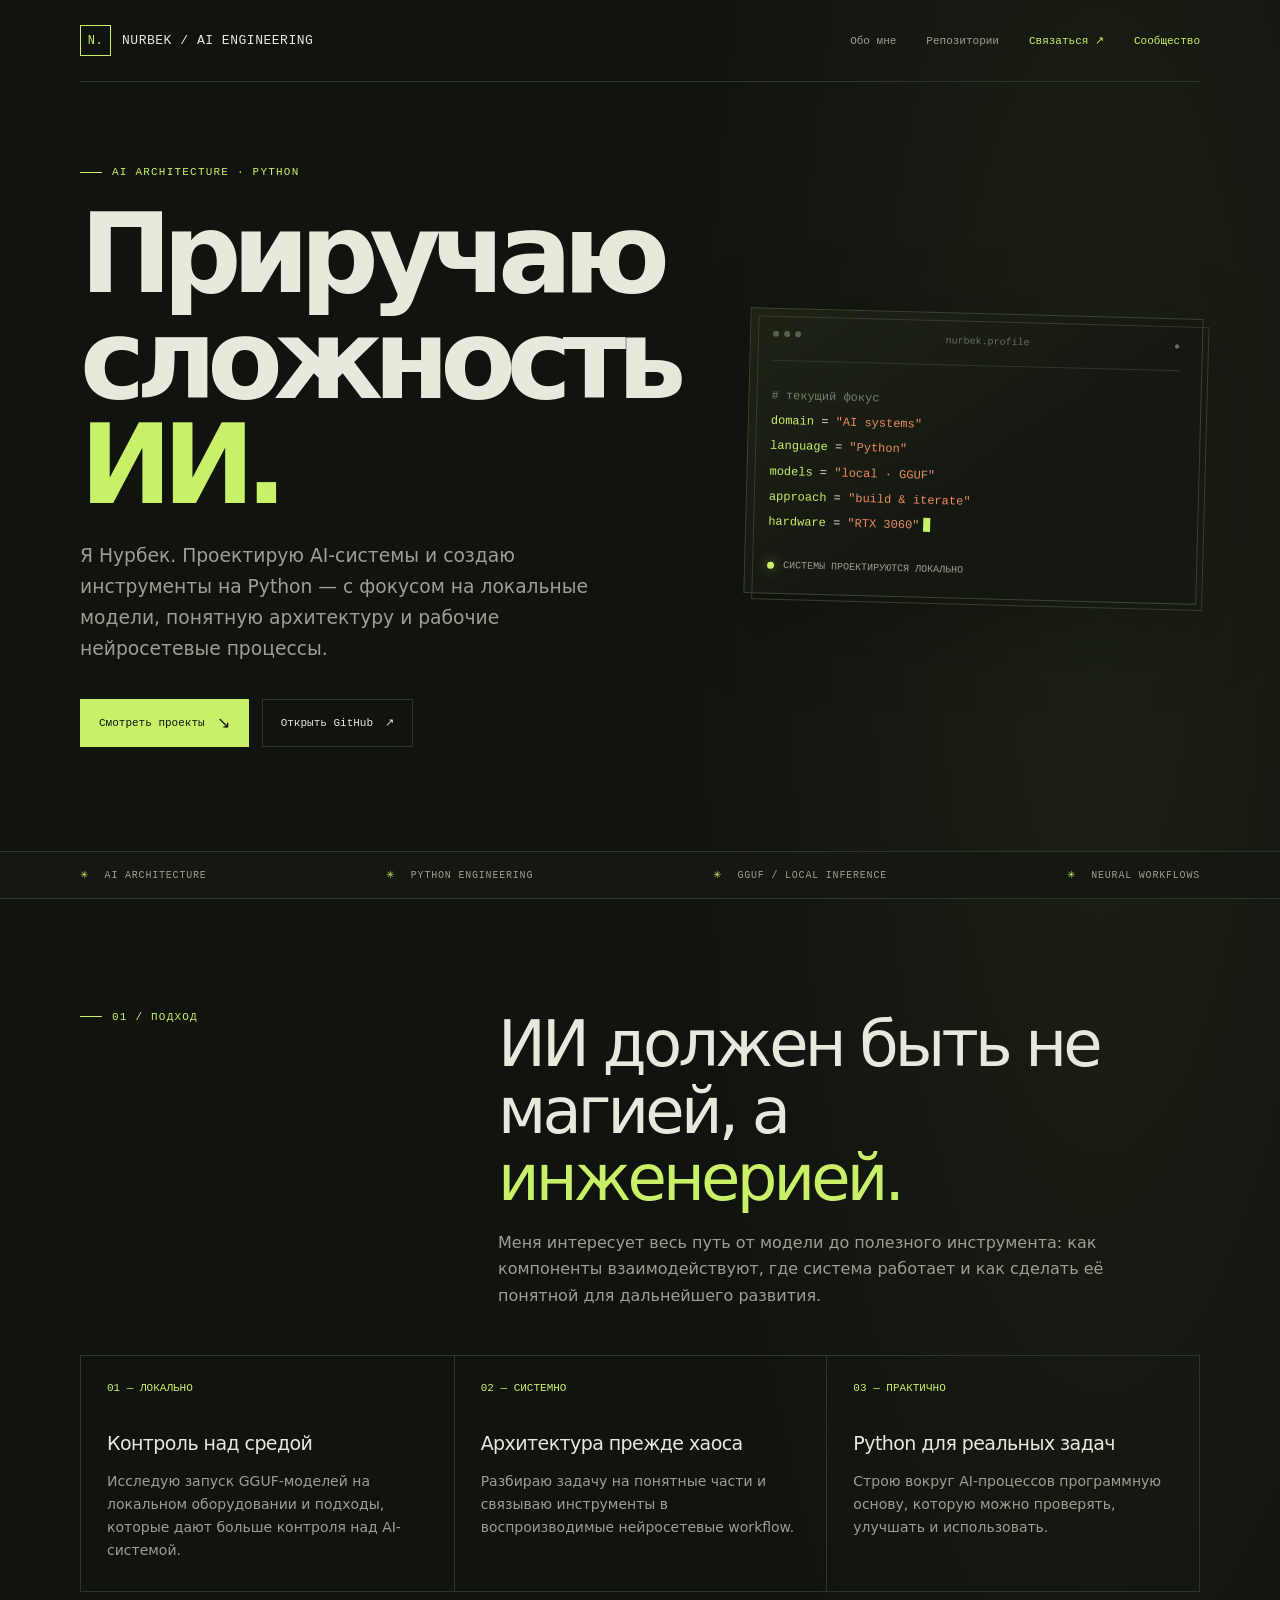
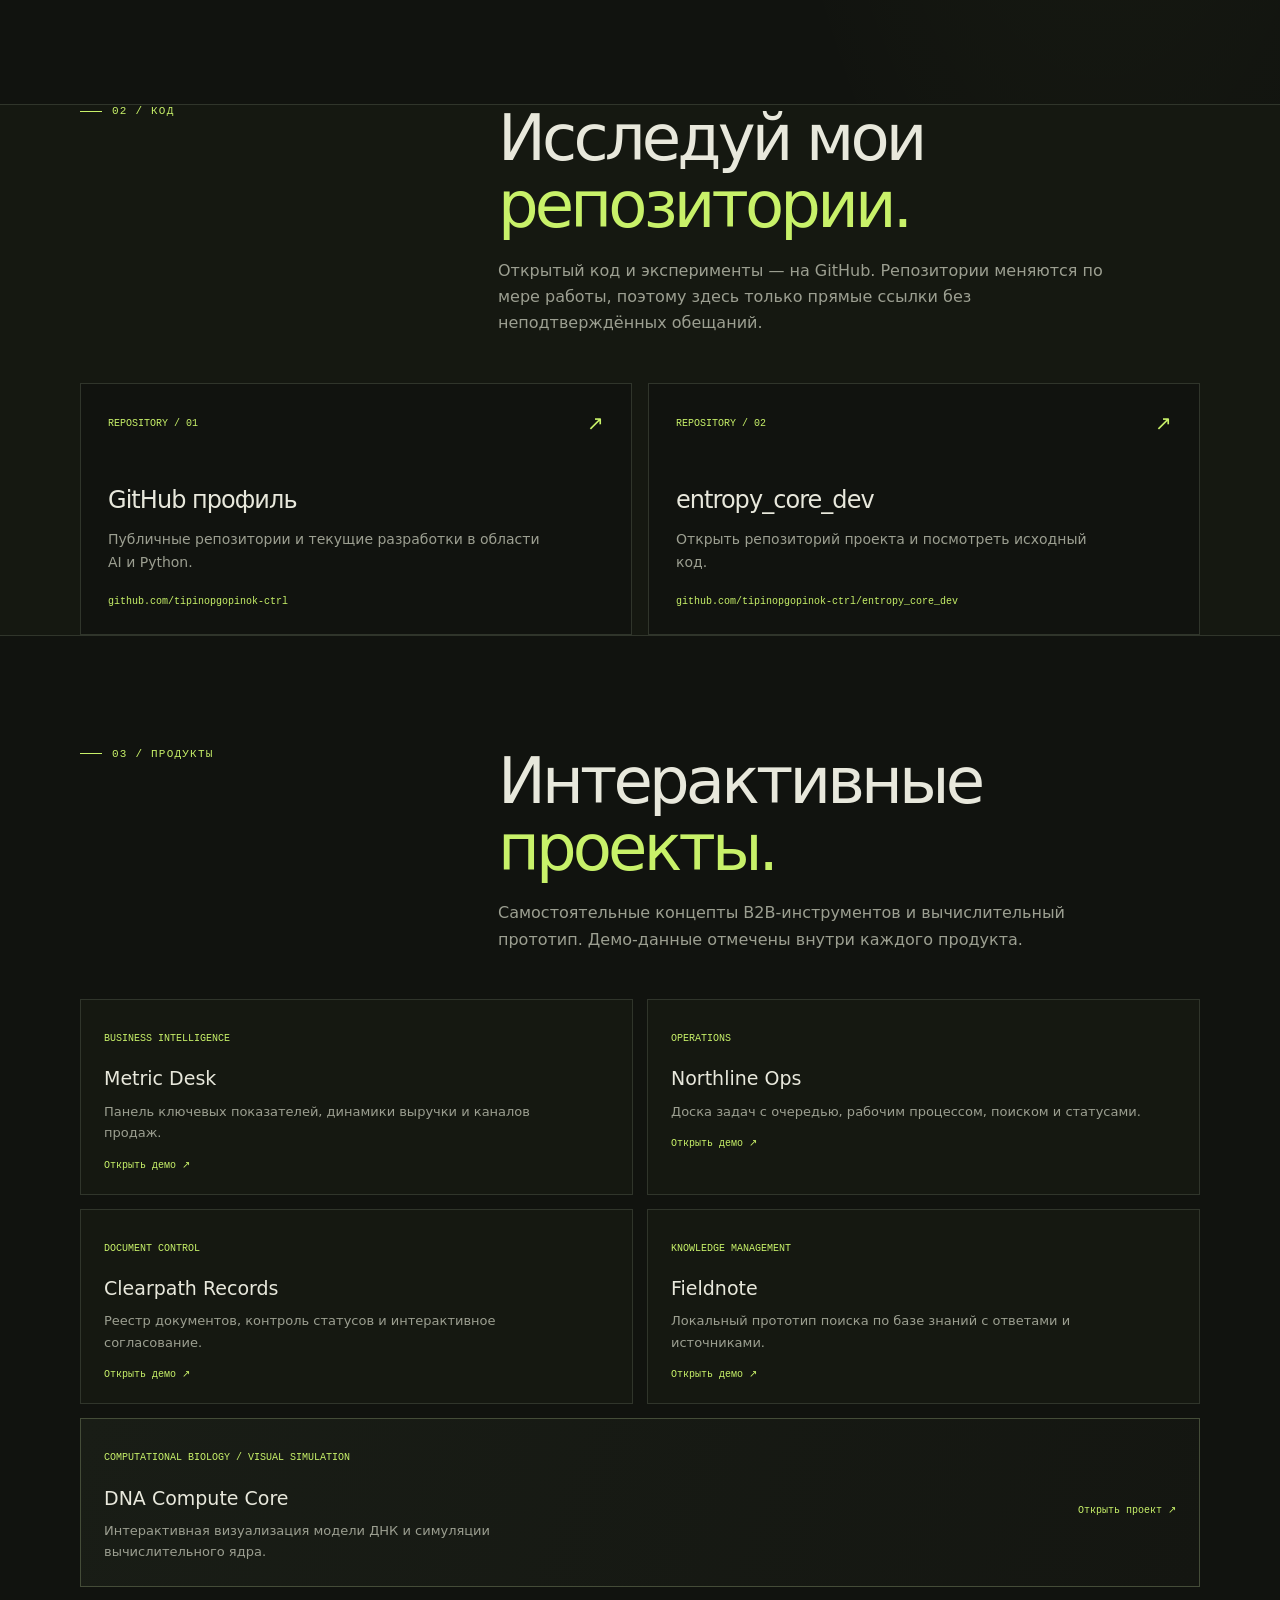
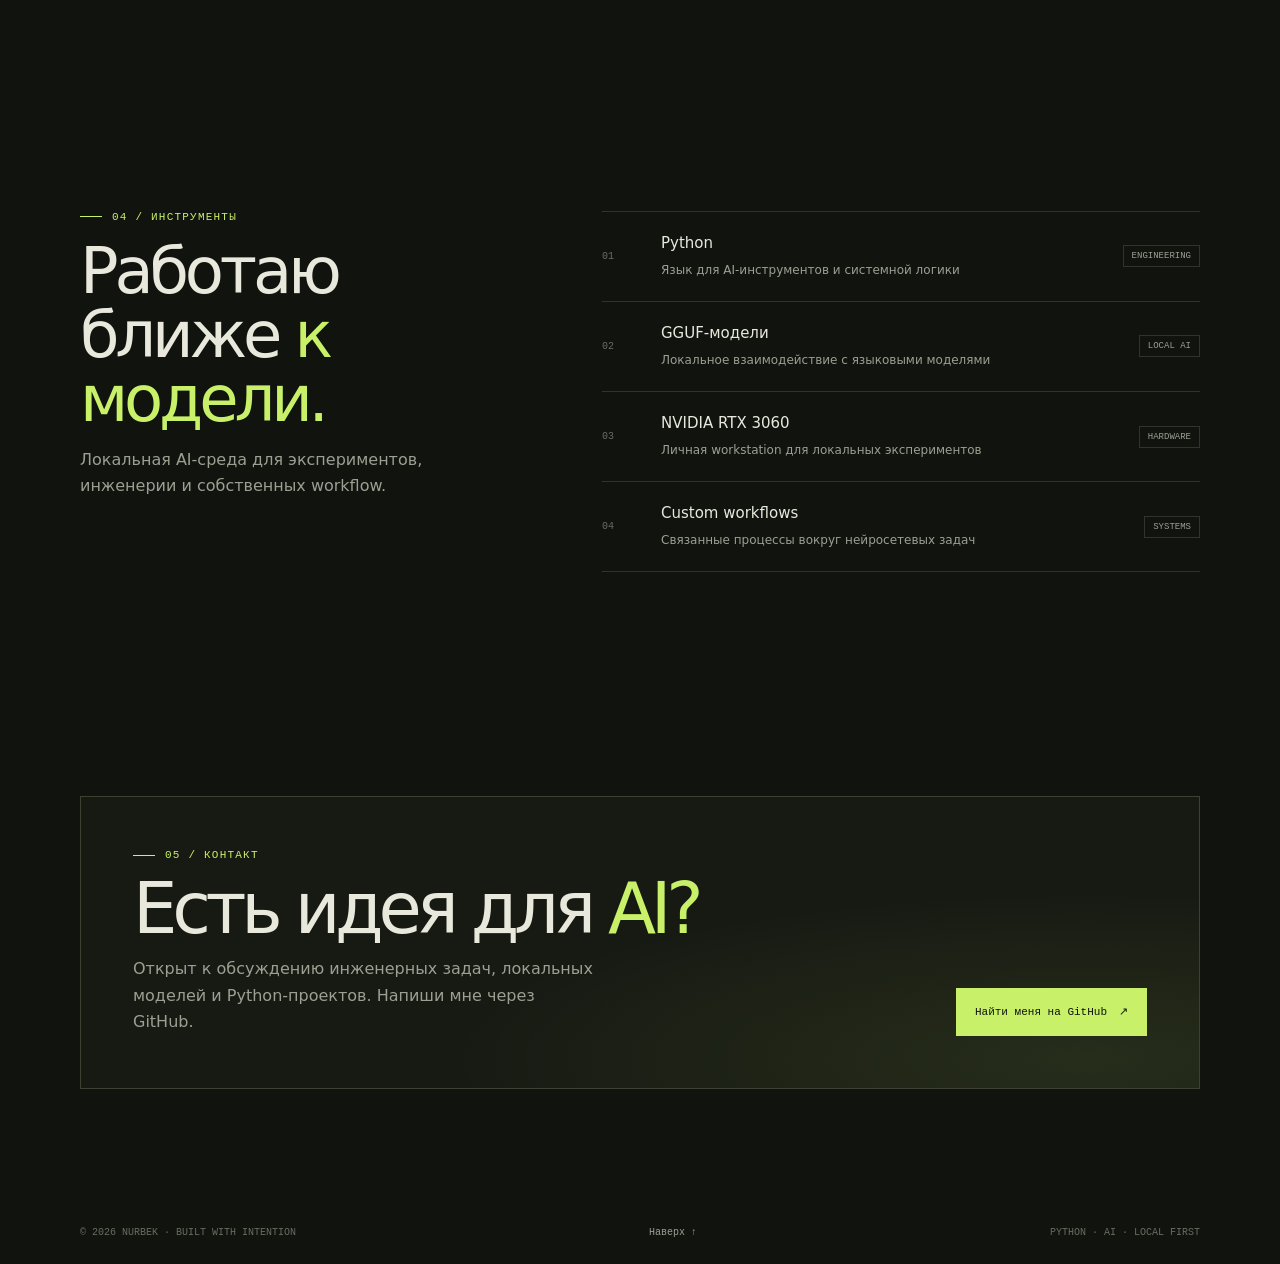
<file: index.html>
<!doctype html>
<html lang="ru">
  <head>
    <meta charset="utf-8">
    <meta name="viewport" content="width=device-width, initial-scale=1">
    <meta name="theme-color" content="#11130f">
    <meta name="description" content="Нурбек — AI-архитектура и Python. Локальные GGUF-модели, нейросетевые workflow и инженерия ИИ.">
    <meta property="og:type" content="website">
    <meta property="og:title" content="Нурбек — AI-инженерия и Python">
    <meta property="og:description" content="Архитектура ИИ, локальные GGUF-модели и инженерия нейросетевых workflow.">
    <meta property="og:url" content="https://tipinopgopinok-ctrl.github.io/">
    <title>Нурбек — AI-инженерия и Python</title>
    <link rel="icon" href="favicon.svg" type="image/svg+xml">
    <style>
      :root {
        color-scheme: dark;
        --ink: #e8e8dc;
        --muted: #9c9f91;
        --dim: #686d60;
        --paper: #11130f;
        --line: #30352b;
        --acid: #c8f169;
        --orange: #e98d60;
        --mono: "SFMono-Regular", Consolas, "Liberation Mono", monospace;
        --sans: Inter, ui-sans-serif, system-ui, -apple-system, BlinkMacSystemFont, "Segoe UI", sans-serif;
      }
      *, *::before, *::after { box-sizing: border-box; }
      html { scroll-behavior: smooth; }
      body {
        margin: 0;
        background: radial-gradient(ellipse at 86% 13%, rgb(200 241 105 / 6%), transparent 26rem), var(--paper);
        color: var(--ink);
        font-family: var(--sans);
        font-size: 16px;
        line-height: 1.65;
        -webkit-font-smoothing: antialiased;
      }
      a { color: inherit; }
      a:focus-visible { outline: 2px solid var(--acid); outline-offset: 5px; }
      .skip-link {
        position: absolute; top: 0; left: 1rem; z-index: 5; padding: .6rem 1rem;
        transform: translateY(-150%); background: var(--acid); color: var(--paper);
      }
      .skip-link:focus { transform: translateY(0); }
      .shell { width: min(1120px, calc(100% - 48px)); margin-inline: auto; }
      .topbar {
        display: flex; align-items: center; justify-content: space-between;
        min-height: 82px; border-bottom: 1px solid var(--line);
      }
      .wordmark {
        display: inline-flex; align-items: center; gap: 11px; color: var(--ink);
        font: 13px var(--mono); letter-spacing: .04em; text-decoration: none;
      }
      .wordmark-mark {
        display: grid; width: 31px; height: 31px; place-items: center;
        border: 1px solid var(--acid); color: var(--acid); font-size: 12px;
      }
      .nav { display: flex; align-items: center; gap: 30px; }
      .nav a {
        color: var(--muted); font: 11px var(--mono); text-decoration: none;
        transition: color .18s ease;
      }
      .nav a:hover, footer a:hover { color: var(--acid); }
      .nav .nav-cta { color: var(--acid); }
      .hero {
        display: grid; min-height: 630px; align-items: center;
        grid-template-columns: minmax(0, 1.15fr) minmax(260px, .85fr);
        gap: 54px; padding-block: 84px 104px;
      }
      .eyebrow, .section-kicker {
        display: flex; align-items: center; gap: 10px; color: var(--acid);
        font: 11px var(--mono); letter-spacing: .11em; text-transform: uppercase;
      }
      .eyebrow::before, .section-kicker::before { width: 22px; height: 1px; background: currentColor; content: ""; }
      h1 {
        max-width: 720px; margin: 24px 0 22px; font-size: clamp(3.4rem, 8.6vw, 7.4rem);
        font-weight: 560; letter-spacing: -.085em; line-height: .96;
      }
      h1 span, .section-heading h2 span, .stack-intro h2 span, .contact h2 span { color: var(--acid); }
      .hero-copy { max-width: 560px; margin: 0; color: var(--muted); font-size: clamp(1rem, 1.6vw, 1.17rem); }
      .hero-actions { display: flex; flex-wrap: wrap; gap: 13px; margin-top: 34px; }
      .button {
        display: inline-flex; min-height: 48px; align-items: center; justify-content: center; gap: 12px;
        padding: 0 18px; border: 1px solid var(--line); font: 11px var(--mono);
        text-decoration: none; transition: background .18s ease, color .18s ease, border-color .18s ease, transform .18s ease;
      }
      .button:hover { transform: translateY(-2px); }
      .button-primary { border-color: var(--acid); background: var(--acid); color: var(--paper); }
      .button-primary:hover { border-color: #dbffa0; background: #dbffa0; }
      .button-secondary { color: var(--ink); }
      .button-secondary:hover { border-color: var(--muted); }
      .button-arrow { font-size: 16px; }
      .terminal {
        position: relative; padding: 22px; border: 1px solid #3b4231;
        background: linear-gradient(145deg, rgb(200 241 105 / 5%), transparent 55%), #151811;
        box-shadow: 0 24px 90px rgb(0 0 0 / 24%); transform: rotate(1.5deg);
      }
      .terminal::after {
        position: absolute; right: -7px; bottom: -7px; z-index: -1;
        width: 100%; height: 100%; border: 1px solid #383d2d; content: "";
      }
      .terminal-bar {
        display: flex; justify-content: space-between; padding-bottom: 18px;
        border-bottom: 1px solid var(--line); color: var(--dim); font: 10px var(--mono);
      }
      .terminal-dots { display: flex; gap: 5px; }
      .terminal-dots i { width: 6px; height: 6px; border-radius: 50%; background: #58604b; }
      .terminal-body { padding: 23px 0 7px; font: 12px/2.1 var(--mono); }
      .terminal-comment { color: #777e6b; }
      .terminal-line { color: #e0e5d5; }
      .terminal-key { color: var(--acid); }
      .terminal-value { color: var(--orange); }
      .terminal-cursor {
        display: inline-block; width: 7px; height: 14px; margin-left: 4px;
        background: var(--acid); vertical-align: -3px; animation: blink 1.1s steps(2, start) infinite;
      }
      @keyframes blink { to { visibility: hidden; } }
      .status-row { display: flex; align-items: center; gap: 9px; margin-top: 18px; color: var(--muted); font: 10px var(--mono); }
      .status-light { width: 7px; height: 7px; border-radius: 50%; background: var(--acid); box-shadow: 0 0 12px rgb(200 241 105 / 55%); }
      .ticker { overflow: hidden; border-block: 1px solid var(--line); background: #151811; }
      .ticker-inner {
        display: flex; justify-content: space-between; gap: 28px; padding-block: 17px;
        color: var(--muted); font: 10px var(--mono); letter-spacing: .08em; text-transform: uppercase;
      }
      .ticker-inner span { white-space: nowrap; }
      .ticker-inner b { margin-right: 9px; color: var(--acid); font-weight: 400; }
      section.content-section { padding-block: 112px; }
      .section-heading { display: grid; grid-template-columns: .7fr 1.3fr; gap: 40px; align-items: start; margin-bottom: 46px; }
      .section-heading h2 {
        max-width: 660px; margin: 0; font-size: clamp(2.2rem, 5vw, 4rem);
        font-weight: 520; letter-spacing: -.06em; line-height: 1.05;
      }
      .section-heading p { max-width: 640px; margin: 18px 0 0; color: var(--muted); }
      .principles { display: grid; grid-template-columns: repeat(3, 1fr); border: 1px solid var(--line); }
      .principle { min-height: 235px; padding: 26px; }
      .principle + .principle { border-left: 1px solid var(--line); }
      .principle-number { color: var(--acid); font: 11px var(--mono); }
      .principle h3 { margin: 34px 0 10px; font-size: 19px; font-weight: 520; letter-spacing: -.03em; }
      .principle p { margin: 0; color: var(--muted); font-size: 14px; }
      .work-section { border-block: 1px solid var(--line); background: #151811; }
      .work-grid { display: grid; grid-template-columns: 1fr 1fr; gap: 16px; }
      .work-card {
        display: flex; min-height: 252px; flex-direction: column; justify-content: space-between;
        padding: 27px; border: 1px solid var(--line); background: var(--paper);
        text-decoration: none; transition: border-color .2s ease, transform .2s ease;
      }
      .work-card:hover { transform: translateY(-3px); border-color: var(--acid); }
      .work-top { display: flex; align-items: center; justify-content: space-between; color: var(--dim); font: 10px var(--mono); }
      .work-index, .work-icon { color: var(--acid); }
      .work-icon { font-size: 20px; }
      .work-card h3 { margin: 35px 0 7px; font-size: 24px; font-weight: 520; letter-spacing: -.04em; }
      .work-card p { max-width: 440px; margin: 0; color: var(--muted); font-size: 14px; }
      .work-link { margin-top: 22px; color: var(--acid); font: 10px var(--mono); }
      .product-links { display: grid; grid-template-columns: repeat(2, 1fr); gap: 14px; }
      .product-link {
        display: block; padding: 23px; border: 1px solid var(--line); background: #151811;
        color: var(--ink); text-decoration: none; transition: border-color .2s ease, transform .2s ease;
      }
      .product-link:hover { transform: translateY(-2px); border-color: var(--acid); }
      .product-link-featured {
        display: flex; grid-column: 1 / -1; align-items: center; justify-content: space-between;
        gap: 24px; border-color: #444c38; background: linear-gradient(110deg, #191d16, #141611);
      }
      .product-link-copy { max-width: 720px; }
      .product-link small { color: var(--acid); font: 10px var(--mono); }
      .product-link h3 { margin: 14px 0 6px; font-size: 19px; font-weight: 520; }
      .product-link p { max-width: 470px; margin: 0; color: var(--muted); font-size: 13px; }
      .product-link span { display: block; margin-top: 15px; color: var(--acid); font: 10px var(--mono); }
      .stack-layout { display: grid; grid-template-columns: .85fr 1.15fr; gap: 80px; align-items: start; }
      .stack-intro h2 { margin: 16px 0; font-size: clamp(2.4rem, 5vw, 4rem); font-weight: 520; letter-spacing: -.065em; line-height: 1; }
      .stack-intro p { margin: 0; color: var(--muted); }
      .stack-list { border-top: 1px solid var(--line); }
      .stack-item { display: grid; grid-template-columns: 44px 1fr auto; gap: 15px; align-items: center; padding: 19px 0; border-bottom: 1px solid var(--line); }
      .stack-index { color: var(--dim); font: 10px var(--mono); }
      .stack-item strong { display: block; font-size: 15px; font-weight: 520; }
      .stack-item small { color: var(--muted); font-size: 12px; }
      .stack-tag { padding: 5px 8px; border: 1px solid var(--line); color: var(--muted); font: 9px var(--mono); white-space: nowrap; }
      .contact {
        display: flex; align-items: end; justify-content: space-between; gap: 40px; padding: 52px;
        border: 1px solid #3b4231;
        background: radial-gradient(ellipse at 90% 90%, rgb(200 241 105 / 9%), transparent 45%), #171a13;
      }
      .contact h2 { max-width: 610px; margin: 14px 0 12px; font-size: clamp(2.5rem, 5.5vw, 5rem); font-weight: 520; letter-spacing: -.075em; line-height: .98; }
      .contact p { max-width: 460px; margin: 0; color: var(--muted); }
      .contact-action { flex: 0 0 auto; }
      footer { display: flex; justify-content: space-between; gap: 24px; padding-block: 26px; color: var(--dim); font: 10px var(--mono); }
      footer a { color: var(--muted); text-decoration: none; }
      @media (max-width: 760px) {
        .shell { width: min(100% - 36px, 560px); }
        .topbar { min-height: 70px; }
        .nav { gap: 16px; }
        .nav a { font-size: 10px; }
        .nav a:not(.nav-cta) { display: none; }
        .hero { min-height: 0; grid-template-columns: 1fr; gap: 48px; padding-block: 83px 76px; }
        h1 { font-size: clamp(3.5rem, 16vw, 6rem); }
        .terminal { max-width: 440px; margin-inline: auto; transform: rotate(.7deg); }
        .ticker-inner { justify-content: flex-start; overflow-x: auto; scrollbar-width: none; }
        .ticker-inner::-webkit-scrollbar { display: none; }
        section.content-section { padding-block: 78px; }
        .section-heading, .stack-layout { grid-template-columns: 1fr; gap: 23px; }
        .section-heading { margin-bottom: 30px; }
        .section-heading p { margin-top: 13px; }
        .principles { grid-template-columns: 1fr; }
        .principle { min-height: auto; padding: 23px; }
        .principle + .principle { border-top: 1px solid var(--line); border-left: 0; }
        .principle h3 { margin-top: 20px; }
        .work-grid { grid-template-columns: 1fr; }
        .product-links { grid-template-columns: 1fr; }
        .product-link-featured { align-items: flex-start; flex-direction: column; }
        .work-card { min-height: 220px; padding: 23px; }
        .stack-layout { gap: 34px; }
        .contact { align-items: flex-start; flex-direction: column; padding: 29px; }
        footer { flex-direction: column; gap: 9px; }
      }
      @media (max-width: 400px) {
        .shell { width: calc(100% - 30px); }
        .wordmark { gap: 8px; font-size: 11px; }
        .nav .nav-cta { font-size: 9px; }
        .hero-actions { flex-direction: column; align-items: stretch; }
        .button { width: 100%; }
        .stack-item { grid-template-columns: 27px 1fr; }
        .stack-tag { grid-column: 2; justify-self: start; }
      }
      @media (prefers-reduced-motion: reduce) {
        *, *::before, *::after { scroll-behavior: auto !important; animation-duration: .01ms !important; animation-iteration-count: 1 !important; transition-duration: .01ms !important; }
      }
    </style>
  </head>
  <body>
    <a class="skip-link" href="#main">Перейти к содержимому</a>
    <header class="shell topbar">
      <a class="wordmark" href="#top" aria-label="Нурбек — на главную">
        <span class="wordmark-mark" aria-hidden="true">N.</span>
        <span>NURBEK / AI ENGINEERING</span>
      </a>
      <nav class="nav" aria-label="Основная навигация">
        <a href="#about">Обо мне</a>
        <a href="#work">Репозитории</a>
        <a class="nav-cta" href="#contact">Связаться <span aria-hidden="true">↗</span></a>
        <a class="nav-cta" href="/messenger/">Сообщество</a>
      </nav>
    </header>
    <main id="main">
      <div class="shell hero" id="top">
        <div>
          <div class="eyebrow">AI architecture · Python</div>
          <h1>Приручаю<br>сложность<br><span>ИИ.</span></h1>
          <p class="hero-copy">Я Нурбек. Проектирую AI-системы и создаю инструменты на Python — с фокусом на локальные модели, понятную архитектуру и рабочие нейросетевые процессы.</p>
          <div class="hero-actions">
            <a class="button button-primary" href="#work">Смотреть проекты <span class="button-arrow" aria-hidden="true">↘</span></a>
            <a class="button button-secondary" href="https://github.com/tipinopgopinok-ctrl" target="_blank" rel="noopener noreferrer">Открыть GitHub <span aria-hidden="true">↗</span></a>
          </div>
        </div>
        <aside class="terminal" aria-label="Технический профиль">
          <div class="terminal-bar">
            <span class="terminal-dots" aria-hidden="true"><i></i><i></i><i></i></span>
            <span>nurbek.profile</span><span>●</span>
          </div>
          <div class="terminal-body">
            <div class="terminal-comment"># текущий фокус</div>
            <div class="terminal-line"><span class="terminal-key">domain</span> = <span class="terminal-value">"AI systems"</span></div>
            <div class="terminal-line"><span class="terminal-key">language</span> = <span class="terminal-value">"Python"</span></div>
            <div class="terminal-line"><span class="terminal-key">models</span> = <span class="terminal-value">"local · GGUF"</span></div>
            <div class="terminal-line"><span class="terminal-key">approach</span> = <span class="terminal-value">"build & iterate"</span></div>
            <div class="terminal-line"><span class="terminal-key">hardware</span> = <span class="terminal-value">"RTX 3060"</span><span class="terminal-cursor" aria-hidden="true"></span></div>
          </div>
          <div class="status-row"><span class="status-light" aria-hidden="true"></span> СИСТЕМЫ ПРОЕКТИРУЮТСЯ ЛОКАЛЬНО</div>
        </aside>
      </div>
      <div class="ticker" aria-label="Области работы">
        <div class="shell ticker-inner">
          <span><b>✳</b> AI architecture</span><span><b>✳</b> Python engineering</span>
          <span><b>✳</b> GGUF / local inference</span><span><b>✳</b> Neural workflows</span>
        </div>
      </div>
      <section class="shell content-section" id="about">
        <div class="section-heading">
          <div class="section-kicker">01 / Подход</div>
          <div>
            <h2>ИИ должен быть не магией, а <span>инженерией.</span></h2>
            <p>Меня интересует весь путь от модели до полезного инструмента: как компоненты взаимодействуют, где система работает и как сделать её понятной для дальнейшего развития.</p>
          </div>
        </div>
        <div class="principles">
          <article class="principle">
            <div class="principle-number">01 — ЛОКАЛЬНО</div>
            <h3>Контроль над средой</h3>
            <p>Исследую запуск GGUF-моделей на локальном оборудовании и подходы, которые дают больше контроля над AI-системой.</p>
          </article>
          <article class="principle">
            <div class="principle-number">02 — СИСТЕМНО</div>
            <h3>Архитектура прежде хаоса</h3>
            <p>Разбираю задачу на понятные части и связываю инструменты в воспроизводимые нейросетевые workflow.</p>
          </article>
          <article class="principle">
            <div class="principle-number">03 — ПРАКТИЧНО</div>
            <h3>Python для реальных задач</h3>
            <p>Строю вокруг AI-процессов программную основу, которую можно проверять, улучшать и использовать.</p>
          </article>
        </div>
      </section>
      <section class="work-section" id="work">
        <div class="shell content-section">
          <div class="section-heading">
            <div class="section-kicker">02 / Код</div>
            <div>
              <h2>Исследуй мои <span>репозитории.</span></h2>
              <p>Открытый код и эксперименты — на GitHub. Репозитории меняются по мере работы, поэтому здесь только прямые ссылки без неподтверждённых обещаний.</p>
            </div>
          </div>
          <div class="work-grid">
            <a class="work-card" href="https://github.com/tipinopgopinok-ctrl" target="_blank" rel="noopener noreferrer">
              <div class="work-top"><span class="work-index">REPOSITORY / 01</span><span class="work-icon" aria-hidden="true">↗</span></div>
              <div>
                <h3>GitHub профиль</h3>
                <p>Публичные репозитории и текущие разработки в области AI и Python.</p>
                <div class="work-link">github.com/tipinopgopinok-ctrl</div>
              </div>
            </a>
            <a class="work-card" href="https://github.com/tipinopgopinok-ctrl/entropy_core_dev" target="_blank" rel="noopener noreferrer">
              <div class="work-top"><span class="work-index">REPOSITORY / 02</span><span class="work-icon" aria-hidden="true">↗</span></div>
              <div>
                <h3>entropy_core_dev</h3>
                <p>Открыть репозиторий проекта и посмотреть исходный код.</p>
                <div class="work-link">github.com/tipinopgopinok-ctrl/entropy_core_dev</div>
              </div>
            </a>
          </div>
        </div>
      </section>
      <section class="shell content-section" id="demos">
        <div class="section-heading">
          <div class="section-kicker">03 / Продукты</div>
          <div>
            <h2>Интерактивные <span>проекты.</span></h2>
            <p>Самостоятельные концепты B2B-инструментов и вычислительный прототип. Демо-данные отмечены внутри каждого продукта.</p>
          </div>
        </div>
        <div class="product-links">
          <a class="product-link" href="/projects/metric-desk/">
            <small>BUSINESS INTELLIGENCE</small>
            <h3>Metric Desk</h3>
            <p>Панель ключевых показателей, динамики выручки и каналов продаж.</p>
            <span>Открыть демо ↗</span>
          </a>
          <a class="product-link" href="/projects/ops-board/">
            <small>OPERATIONS</small>
            <h3>Northline Ops</h3>
            <p>Доска задач с очередью, рабочим процессом, поиском и статусами.</p>
            <span>Открыть демо ↗</span>
          </a>
          <a class="product-link" href="/projects/clearpath-docs/">
            <small>DOCUMENT CONTROL</small>
            <h3>Clearpath Records</h3>
            <p>Реестр документов, контроль статусов и интерактивное согласование.</p>
            <span>Открыть демо ↗</span>
          </a>
          <a class="product-link" href="/projects/fieldnote-ai/">
            <small>KNOWLEDGE MANAGEMENT</small>
            <h3>Fieldnote</h3>
            <p>Локальный прототип поиска по базе знаний с ответами и источниками.</p>
            <span>Открыть демо ↗</span>
          </a>
          <a class="product-link product-link-featured" href="/dna-compute/">
            <div class="product-link-copy">
              <small>COMPUTATIONAL BIOLOGY / VISUAL SIMULATION</small>
              <h3>DNA Compute Core</h3>
              <p>Интерактивная визуализация модели ДНК и симуляции вычислительного ядра.</p>
            </div>
            <span>Открыть проект ↗</span>
          </a>
        </div>
      </section>
      <section class="shell content-section">
        <div class="stack-layout">
          <div class="stack-intro">
            <div class="section-kicker">04 / Инструменты</div>
            <h2>Работаю ближе <span>к модели.</span></h2>
            <p>Локальная AI-среда для экспериментов, инженерии и собственных workflow.</p>
          </div>
          <div class="stack-list">
            <div class="stack-item"><span class="stack-index">01</span><div><strong>Python</strong><small>Язык для AI-инструментов и системной логики</small></div><span class="stack-tag">ENGINEERING</span></div>
            <div class="stack-item"><span class="stack-index">02</span><div><strong>GGUF-модели</strong><small>Локальное взаимодействие с языковыми моделями</small></div><span class="stack-tag">LOCAL AI</span></div>
            <div class="stack-item"><span class="stack-index">03</span><div><strong>NVIDIA RTX 3060</strong><small>Личная workstation для локальных экспериментов</small></div><span class="stack-tag">HARDWARE</span></div>
            <div class="stack-item"><span class="stack-index">04</span><div><strong>Custom workflows</strong><small>Связанные процессы вокруг нейросетевых задач</small></div><span class="stack-tag">SYSTEMS</span></div>
          </div>
        </div>
      </section>
      <section class="shell content-section" id="contact">
        <div class="contact">
          <div>
            <div class="section-kicker">05 / Контакт</div>
            <h2>Есть идея для <span>AI?</span></h2>
            <p>Открыт к обсуждению инженерных задач, локальных моделей и Python-проектов. Напиши мне через GitHub.</p>
          </div>
          <div class="contact-action">
            <a class="button button-primary" href="https://github.com/tipinopgopinok-ctrl" target="_blank" rel="noopener noreferrer">Найти меня на GitHub <span aria-hidden="true">↗</span></a>
          </div>
        </div>
      </section>
    </main>
    <footer class="shell">
      <span>© <span id="year">2026</span> NURBEK · BUILT WITH INTENTION</span>
      <a href="#top">Наверх ↑</a>
      <span>PYTHON · AI · LOCAL FIRST</span>
    </footer>
    <script>document.getElementById("year").textContent = String(new Date().getFullYear());</script>
  </body>
</html>
</file>
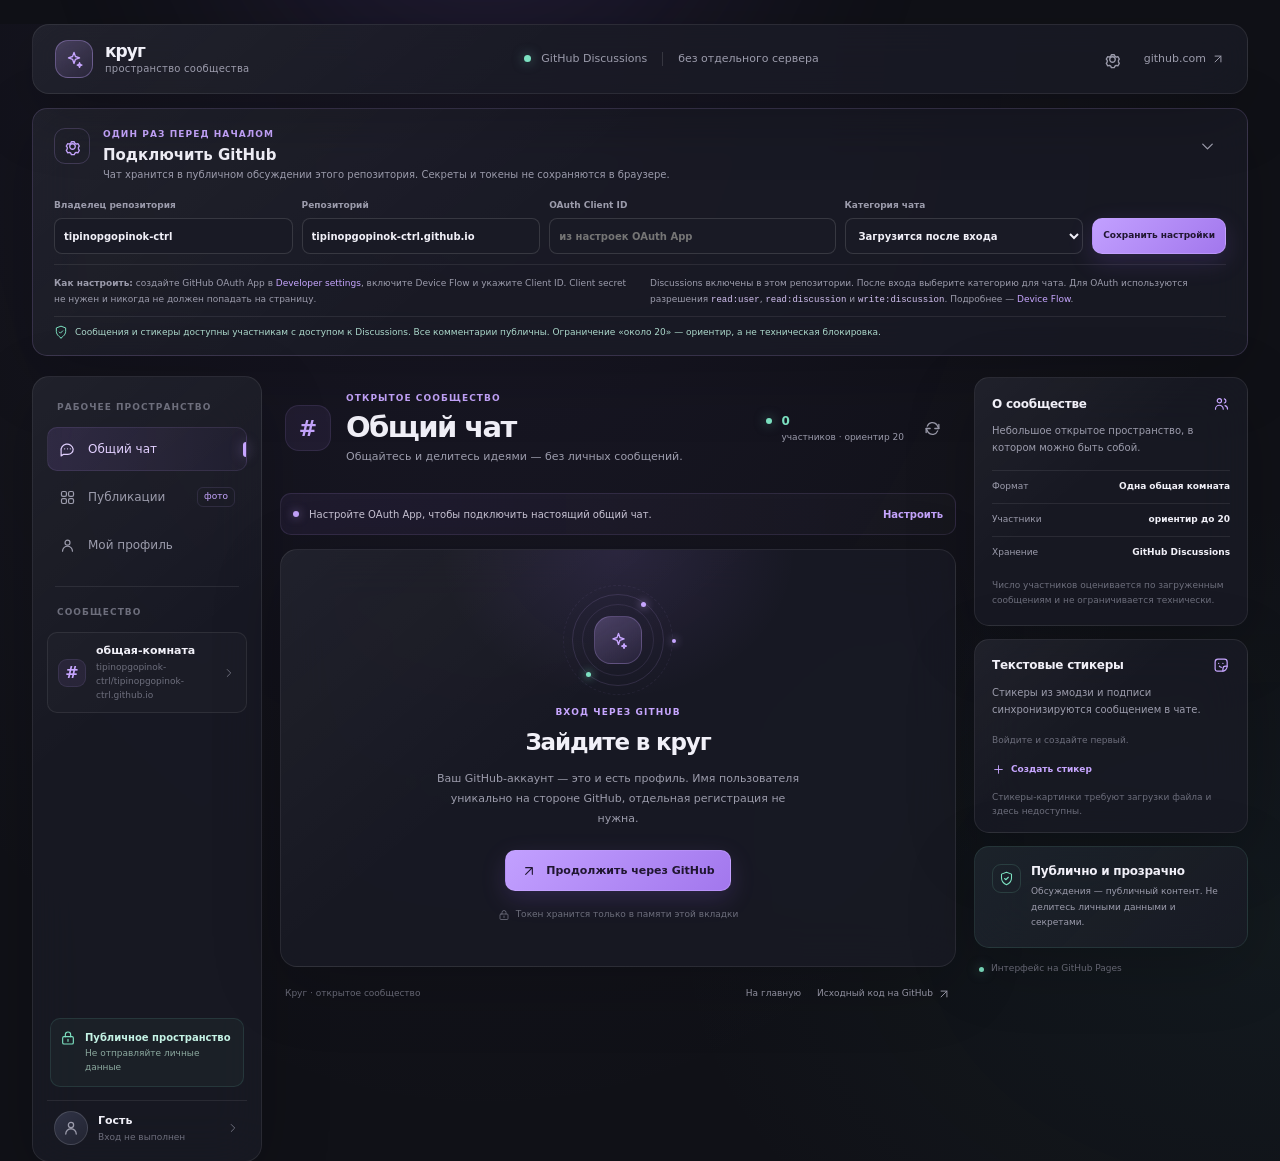
<file: messenger/index.html>
<!doctype html>
<html lang="ru">
<head>
  <meta charset="utf-8">
  <meta name="viewport" content="width=device-width, initial-scale=1">
  <meta name="theme-color" content="#11131b">
  <meta name="description" content="Круг — открытый групповой чат на GitHub Discussions, без отдельного сервера.">
  <title>Круг — сообщество на GitHub</title>
  <link rel="icon" href="../favicon.svg" type="image/svg+xml">
  <link rel="stylesheet" href="styles.css">
  <script src="app.js" defer></script>
</head>
<body>
  <svg class="icon-library" xmlns="http://www.w3.org/2000/svg" aria-hidden="true">
    <symbol id="i-spark" viewBox="0 0 24 24"><path d="m12 3 1.8 5.2L19 10l-5.2 1.8L12 17l-1.8-5.2L5 10l5.2-1.8L12 3Z"/><path d="m19 16 .8 2.2L22 19l-2.2.8L19 22l-.8-2.2L16 19l2.2-.8L19 16Z"/></symbol>
    <symbol id="i-message" viewBox="0 0 24 24"><path d="M20 11.5a7.5 7.5 0 0 1-7.5 7.5H6l-3 2v-6.5A7.5 7.5 0 1 1 20 11.5Z"/><path d="M8 11h.01M12 11h.01M16 11h.01"/></symbol>
    <symbol id="i-grid" viewBox="0 0 24 24"><rect x="3.5" y="3.5" width="7" height="7" rx="2"/><rect x="13.5" y="3.5" width="7" height="7" rx="2"/><rect x="3.5" y="13.5" width="7" height="7" rx="2"/><rect x="13.5" y="13.5" width="7" height="7" rx="2"/></symbol>
    <symbol id="i-user" viewBox="0 0 24 24"><circle cx="12" cy="8" r="3.5"/><path d="M5 20a7 7 0 0 1 14 0"/></symbol>
    <symbol id="i-settings" viewBox="0 0 24 24"><path d="M12 8.5a3.5 3.5 0 1 0 0 7 3.5 3.5 0 0 0 0-7Z"/><path d="m19.4 15 .1.1 1.1 1.8-1.8 3.1-2.1-.6a8 8 0 0 1-1.6.9l-.9 2h-3.6l-.8-2a8 8 0 0 1-1.7-.9l-2.1.6-1.8-3.1 1.2-1.8a7 7 0 0 1 0-1.9l-1.2-1.8 1.8-3.1 2.1.6a8 8 0 0 1 1.7-.9l.8-2h3.6l.9 2a8 8 0 0 1 1.6.9l2.1-.6 1.8 3.1-1.1 1.8a7 7 0 0 1-.1 1.9Z"/></symbol>
    <symbol id="i-plus" viewBox="0 0 24 24"><path d="M12 5v14M5 12h14"/></symbol>
    <symbol id="i-send" viewBox="0 0 24 24"><path d="m21 3-7.2 18-3.9-7.8L2 9.3 21 3Z"/><path d="M10 13.2 21 3"/></symbol>
    <symbol id="i-image" viewBox="0 0 24 24"><rect x="3" y="4" width="18" height="16" rx="3"/><circle cx="8.5" cy="9" r="1.5"/><path d="m21 15-5-5L5 20"/></symbol>
    <symbol id="i-smile" viewBox="0 0 24 24"><circle cx="12" cy="12" r="9"/><path d="M8 14s1.3 2 4 2 4-2 4-2M9 9h.01M15 9h.01"/></symbol>
    <symbol id="i-sticker" viewBox="0 0 24 24"><path d="M20 13a7 7 0 0 1-7 7H6a3 3 0 0 1-3-3V7a4 4 0 0 1 4-4h9a4 4 0 0 1 4 4v6Z"/><path d="M14 20v-3a4 4 0 0 1 4-4h2M8 9h.01M14 9h.01M9 13s1.2 1.5 3 1.5"/></symbol>
    <symbol id="i-users" viewBox="0 0 24 24"><circle cx="9" cy="8" r="3"/><path d="M3.5 20a5.5 5.5 0 0 1 11 0M16 5.5a3 3 0 0 1 0 5.8M17 15a5 5 0 0 1 3.5 4.8"/></symbol>
    <symbol id="i-shield" viewBox="0 0 24 24"><path d="M12 22s8-4 8-11V5l-8-3-8 3v6c0 7 8 11 8 11Z"/><path d="m9 12 2 2 4-4"/></symbol>
    <symbol id="i-arrow" viewBox="0 0 24 24"><path d="M7 17 17 7M7 7h10v10"/></symbol>
    <symbol id="i-refresh" viewBox="0 0 24 24"><path d="M20 7v5h-5M4 17v-5h5"/><path d="M5.5 9a7 7 0 0 1 11.8-2L20 12M4 12l2.7 5a7 7 0 0 0 11.8-2"/></symbol>
    <symbol id="i-lock" viewBox="0 0 24 24"><rect x="4" y="10" width="16" height="11" rx="2"/><path d="M8 10V7a4 4 0 1 1 8 0v3M12 14v3"/></symbol>
    <symbol id="i-chevron" viewBox="0 0 24 24"><path d="m9 18 6-6-6-6"/></symbol>
  </svg>
  <div class="ambient ambient-one" aria-hidden="true"></div><div class="ambient ambient-two" aria-hidden="true"></div>
  <div class="app-shell">
    <header class="topbar glass">
      <a class="brand" href="/" aria-label="На главную"><span class="brand-mark"><svg class="icon"><use href="#i-spark"/></svg></span><span class="brand-copy"><strong>круг</strong><small>пространство сообщества</small></span></a>
      <div class="topbar-center"><span class="live-dot"></span><span>GitHub Discussions</span><span class="topbar-divider"></span><span>без отдельного сервера</span></div>
      <div class="topbar-actions"><button class="icon-button" id="settingsButton" type="button" aria-label="Настроить подключение" title="Настройки подключения"><svg class="icon"><use href="#i-settings"/></svg></button><a class="github-link" href="https://github.com/" target="_blank" rel="noopener noreferrer" aria-label="Открыть GitHub"><span>github.com</span><svg class="icon tiny-icon"><use href="#i-arrow"/></svg></a></div>
    </header>
    <section class="setup-card glass" id="setupPanel" aria-labelledby="setupTitle" hidden>
      <div class="setup-heading"><div class="setup-icon"><svg class="icon"><use href="#i-settings"/></svg></div><div><p class="eyebrow">один раз перед началом</p><h2 id="setupTitle">Подключить GitHub</h2><p class="muted">Чат хранится в публичном обсуждении этого репозитория. Секреты и токены не сохраняются в браузере.</p></div><button class="icon-button close-setup" id="closeSetupButton" type="button" aria-label="Закрыть настройки"><svg class="icon"><use href="#i-chevron"/></svg></button></div>
      <form id="setupForm" class="setup-form"><label>Владелец репозитория<input name="owner" autocomplete="off" required maxlength="39" value="tipinopgopinok-ctrl"></label><label>Репозиторий<input name="repo" autocomplete="off" required maxlength="100" value="tipinopgopinok-ctrl.github.io"></label><label class="client-field">OAuth Client ID<input name="clientId" autocomplete="off" spellcheck="false" placeholder="из настроек OAuth App" maxlength="128" required></label><label class="category-field">Категория чата<select name="category" id="categorySelect"><option value="">Загрузится после входа</option></select></label><button class="button button-primary save-config" type="submit">Сохранить настройки</button></form>
      <div class="setup-notes"><p><strong>Как настроить:</strong> создайте GitHub OAuth App в <a href="https://github.com/settings/developers" target="_blank" rel="noopener noreferrer">Developer settings</a>, включите Device Flow и укажите Client ID. Client secret не нужен и никогда не должен попадать на страницу.</p><p>Discussions включены в этом репозитории. После входа выберите категорию для чата. Для OAuth используются разрешения <code>read:user</code>, <code>read:discussion</code> и <code>write:discussion</code>. Подробнее — <a href="https://docs.github.com/en/apps/oauth-apps/building-oauth-apps/authorizing-oauth-apps-using-the-device-flow" target="_blank" rel="noopener noreferrer">Device Flow</a>.</p><p class="setup-caveat"><svg class="icon"><use href="#i-shield"/></svg><span>Сообщения и стикеры доступны участникам с доступом к Discussions. Все комментарии публичны. Ограничение «около 20» — ориентир, а не техническая блокировка.</span></p></div>
    </section>
    <div class="workspace">
      <aside class="sidebar glass">
        <div class="workspace-label">РАБОЧЕЕ ПРОСТРАНСТВО</div>
        <nav class="side-nav" aria-label="Разделы"><button type="button" class="nav-item active" data-view="chat" aria-current="page"><svg class="icon"><use href="#i-message"/></svg><span>Общий чат</span><span class="nav-indicator"></span></button><button type="button" class="nav-item" data-view="posts"><svg class="icon"><use href="#i-grid"/></svg><span>Публикации</span><span class="nav-label">фото</span></button><button type="button" class="nav-item" data-view="profile"><svg class="icon"><use href="#i-user"/></svg><span>Мой профиль</span></button></nav>
        <div class="sidebar-rule"></div><div class="workspace-label">СООБЩЕСТВО</div><div class="community-link"><span class="channel-mark">#</span><span><strong>общая-комната</strong><small id="sidebarRepo">GitHub Discussions</small></span><svg class="icon tiny-icon"><use href="#i-chevron"/></svg></div>
        <div class="sidebar-bottom"><div class="privacy-card"><svg class="icon"><use href="#i-lock"/></svg><div><strong>Публичное пространство</strong><small>Не отправляйте личные данные</small></div></div><button class="account-row" id="accountButton" type="button"><span class="avatar avatar-small" id="sidebarAvatar"><svg class="icon"><use href="#i-user"/></svg></span><span class="account-copy"><strong id="sidebarName">Гость</strong><small id="sidebarStatus">Вход не выполнен</small></span><svg class="icon tiny-icon"><use href="#i-chevron"/></svg></button></div>
      </aside>
      <main class="main-column">
        <div class="mobile-community glass"><span class="channel-mark">#</span><span><strong>общая-комната</strong><small id="mobileRepo">Сообщество</small></span><span class="live-dot"></span></div>
        <section class="view-panel" id="chatView" aria-labelledby="chatTitle">
          <header class="channel-header"><div class="channel-title"><span class="channel-mark channel-mark-large">#</span><div><p class="eyebrow">открытое сообщество</p><h1 id="chatTitle">Общий чат</h1><p class="channel-description">Общайтесь и делитесь идеями — без личных сообщений.</p></div></div><div class="channel-actions"><div class="online-count"><span class="live-dot"></span><span id="participantCount">0</span><small>участников · ориентир 20</small></div><button class="icon-button" id="refreshButton" type="button" aria-label="Обновить сообщения" title="Обновить"><svg class="icon"><use href="#i-refresh"/></svg></button></div></header>
          <div class="status-banner" id="statusBanner" role="status"><span class="status-dot"></span><span id="statusText">Подключите GitHub, чтобы открыть настоящий общий чат.</span><button class="text-button" id="statusAction" type="button">Настроить</button></div><div class="flash-message" id="flashMessage" role="alert" hidden></div>
          <section class="auth-card glass" id="authCard"><div class="auth-orbit"><div class="auth-orbit-core"><svg class="icon"><use href="#i-spark"/></svg></div><i></i><i></i><i></i></div><p class="eyebrow">вход через github</p><h2>Зайдите в круг</h2><p class="muted auth-copy">Ваш GitHub-аккаунт — это и есть профиль. Имя пользователя уникально на стороне GitHub, отдельная регистрация не нужна.</p><button class="button button-primary github-signin" id="signInButton" type="button"><svg class="icon"><use href="#i-arrow"/></svg>Продолжить через GitHub</button><p class="auth-footnote"><svg class="icon"><use href="#i-lock"/></svg>Токен хранится только в памяти этой вкладки</p></section>
          <section class="chat-area glass" id="chatArea" hidden><div class="chat-empty" id="emptyChat"><div class="empty-art"><span>#</span><i></i><i></i><i></i></div><p class="eyebrow">ваше сообщество</p><h2>Создайте общий чат</h2><p class="muted">Это создаст реальное публичное обсуждение в выбранной категории GitHub Discussions. Сообщения будут сохраняться комментариями.</p><button class="button button-primary" id="createChatButton" type="button"><svg class="icon"><use href="#i-plus"/></svg>Создать общий чат</button></div><div class="message-list" id="messageList" aria-live="polite" aria-label="Сообщения чата"></div><div class="chat-pagination" id="chatPagination" hidden>Показаны последние 100 комментариев обсуждения.</div>
            <div class="composer-wrap" id="composerWrap"><div class="composer-tools"><button class="icon-button emoji-toggle" id="emojiToggle" type="button" aria-label="Вставить эмодзи" title="Эмодзи"><svg class="icon"><use href="#i-smile"/></svg></button><button class="icon-button" id="stickerButton" type="button" aria-label="Создать текстовый стикер" title="Создать текстовый стикер"><svg class="icon"><use href="#i-sticker"/></svg></button><button class="icon-button unavailable-button" type="button" disabled aria-label="Фото недоступны" title="Загрузка и хранение фотографий не поддерживаются GitHub Discussions"><svg class="icon"><use href="#i-image"/></svg></button><span class="composer-hint">Фото и видео не поддерживаются</span><div class="emoji-popover glass" id="emojiPopover" hidden aria-label="Выбрать эмодзи"></div></div><form class="composer" id="messageForm"><label class="sr-only" for="messageInput">Сообщение</label><textarea id="messageInput" maxlength="2000" rows="1" placeholder="Напишите сообщение в общий чат…" required></textarea><span class="char-count" id="charCount">0 / 2000</span><button class="send-button" type="submit" aria-label="Отправить сообщение"><svg class="icon"><use href="#i-send"/></svg></button></form><p class="composer-disclaimer">Сообщения видны всем, у кого есть доступ к обсуждениям репозитория.</p></div>
          </section>
        </section>
        <section class="view-panel" id="postsView" hidden aria-labelledby="postsTitle"><header class="channel-header"><div class="channel-title"><span class="channel-mark channel-mark-large"><svg class="icon"><use href="#i-grid"/></svg></span><div><p class="eyebrow">лента сообщества</p><h1 id="postsTitle">Публикации</h1><p class="channel-description">Фотографии и обсуждение публикаций.</p></div></div></header><div class="unavailable-card glass"><div class="unavailable-icon"><svg class="icon"><use href="#i-image"/></svg></div><p class="eyebrow">пока недоступно</p><h2>Для фото нужен безопасный хостинг</h2><p class="muted">GitHub Discussions принимает текст, но не предоставляет поддерживаемый публичный API для загрузки изображений из статического сайта. Без отдельного сервера здесь нельзя надёжно хранить фото, стикеры-картинки и их комментарии. Мы не будем изображать успешную публикацию или отправлять ваши фото в сторонний сервис.</p><div class="unavailable-tags"><span><svg class="icon"><use href="#i-image"/></svg>Фото-посты</span><span><svg class="icon"><use href="#i-message"/></svg>Комментарии к фото</span><span><svg class="icon"><use href="#i-sticker"/></svg>Картинки-стикеры</span></div></div></section>
        <section class="view-panel" id="profileView" hidden aria-labelledby="profileTitle"><header class="channel-header"><div class="channel-title"><span class="channel-mark channel-mark-large"><svg class="icon"><use href="#i-user"/></svg></span><div><p class="eyebrow">ваш аккаунт</p><h1 id="profileTitle">Профиль</h1><p class="channel-description">Идентичность профиля подтверждается GitHub.</p></div></div></header><div class="profile-card glass"><div class="profile-avatar avatar" id="profileAvatar"><svg class="icon"><use href="#i-user"/></svg></div><div class="profile-details"><p class="eyebrow">github аккаунт</p><h2 id="profileName">Вы не вошли</h2><p id="profileLogin" class="muted">Подключите GitHub, чтобы открыть профиль.</p><p class="profile-note">Аватар и имя аккаунта редактируются в настройках GitHub. Изменения здесь появятся при следующем входе.</p><a class="button button-secondary" id="editProfileLink" href="https://github.com/settings/profile" target="_blank" rel="noopener noreferrer"><svg class="icon"><use href="#i-arrow"/></svg>Настройки профиля GitHub</a></div></div><div class="profile-privacy glass"><svg class="icon"><use href="#i-shield"/></svg><div><h3>Простая и честная идентичность</h3><p class="muted">Здесь нет отдельной базы аккаунтов. У каждого сообщения отображается автор GitHub. Уникальность логина обеспечивает сам GitHub.</p></div></div></section>
        <footer class="main-footer"><span>Круг · открытое сообщество</span><a href="/">На главную</a><a href="https://github.com/tipinopgopinok-ctrl/tipinopgopinok-ctrl.github.io" target="_blank" rel="noopener noreferrer">Исходный код на GitHub <svg class="icon tiny-icon"><use href="#i-arrow"/></svg></a></footer>
      </main>
      <aside class="right-rail"><section class="rail-card glass"><div class="rail-heading"><h2>О сообществе</h2><svg class="icon"><use href="#i-users"/></svg></div><p class="rail-description">Небольшое открытое пространство, в котором можно быть собой.</p><div class="rail-stat"><span>Формат</span><strong>Одна общая комната</strong></div><div class="rail-stat"><span>Участники</span><strong>ориентир до 20</strong></div><div class="rail-stat"><span>Хранение</span><strong>GitHub Discussions</strong></div><p class="rail-note">Число участников оценивается по загруженным сообщениям и не ограничивается технически.</p></section>
        <section class="rail-card glass sticker-rail"><div class="rail-heading"><h2>Текстовые стикеры</h2><svg class="icon"><use href="#i-sticker"/></svg></div><p class="rail-description">Стикеры из эмодзи и подписи синхронизируются сообщением в чате.</p><div class="sticker-list" id="stickerList"><p class="sticker-empty">Войдите и создайте первый.</p></div><button class="sticker-create-link" id="createStickerLink" type="button"><svg class="icon"><use href="#i-plus"/></svg>Создать стикер</button><p class="rail-note">Стикеры-картинки требуют загрузки файла и здесь недоступны.</p></section>
        <section class="rail-card safety-card glass"><div class="safety-badge"><svg class="icon"><use href="#i-shield"/></svg></div><div><h2>Публично и прозрачно</h2><p>Обсуждения — публичный контент. Не делитесь личными данными и секретами.</p></div></section><div class="rail-footer"><span class="live-dot"></span><span>Интерфейс на GitHub Pages</span></div>
      </aside>
    </div>
  </div>
  <dialog class="sticker-dialog glass" id="stickerDialog" aria-labelledby="stickerDialogTitle"><form method="dialog" class="dialog-close-form"><button class="icon-button" aria-label="Закрыть окно"><svg class="icon"><use href="#i-chevron"/></svg></button></form><p class="eyebrow">ваша реакция</p><h2 id="stickerDialogTitle">Создать текстовый стикер</h2><p class="muted">Выберите эмодзи и короткую подпись. Стикер будет отправлен в общий чат как комментарий GitHub.</p><form id="stickerForm" class="sticker-form"><label>Эмодзи<select id="stickerEmoji"></select></label><label>Подпись<input id="stickerLabel" maxlength="32" required placeholder="например, привет"></label><button class="button button-primary" type="submit"><svg class="icon"><use href="#i-send"/></svg>Сохранить в чате</button></form></dialog>
  <div class="device-dialog-backdrop" id="deviceDialog" hidden><section class="device-card glass" role="dialog" aria-modal="true" aria-labelledby="deviceTitle"><div class="auth-orbit mini-orbit"><div class="auth-orbit-core"><svg class="icon"><use href="#i-lock"/></svg></div><i></i><i></i><i></i></div><p class="eyebrow">безопасный вход</p><h2 id="deviceTitle">Подтвердите вход в GitHub</h2><p class="muted">Откройте страницу GitHub на любом устройстве и введите одноразовый код:</p><a class="device-code" id="deviceVerificationLink" href="https://github.com/login/device" target="_blank" rel="noopener noreferrer"><span id="deviceUserCode">····-····</span><svg class="icon"><use href="#i-arrow"/></svg></a><button class="text-button copy-code" id="copyCodeButton" type="button">Скопировать код</button><p class="device-status" id="deviceStatus" role="status">Ожидаем подтверждения в GitHub…</p><button class="button button-secondary cancel-device" id="cancelDeviceButton" type="button">Отменить</button></section></div>
</body>
</html>
</file>
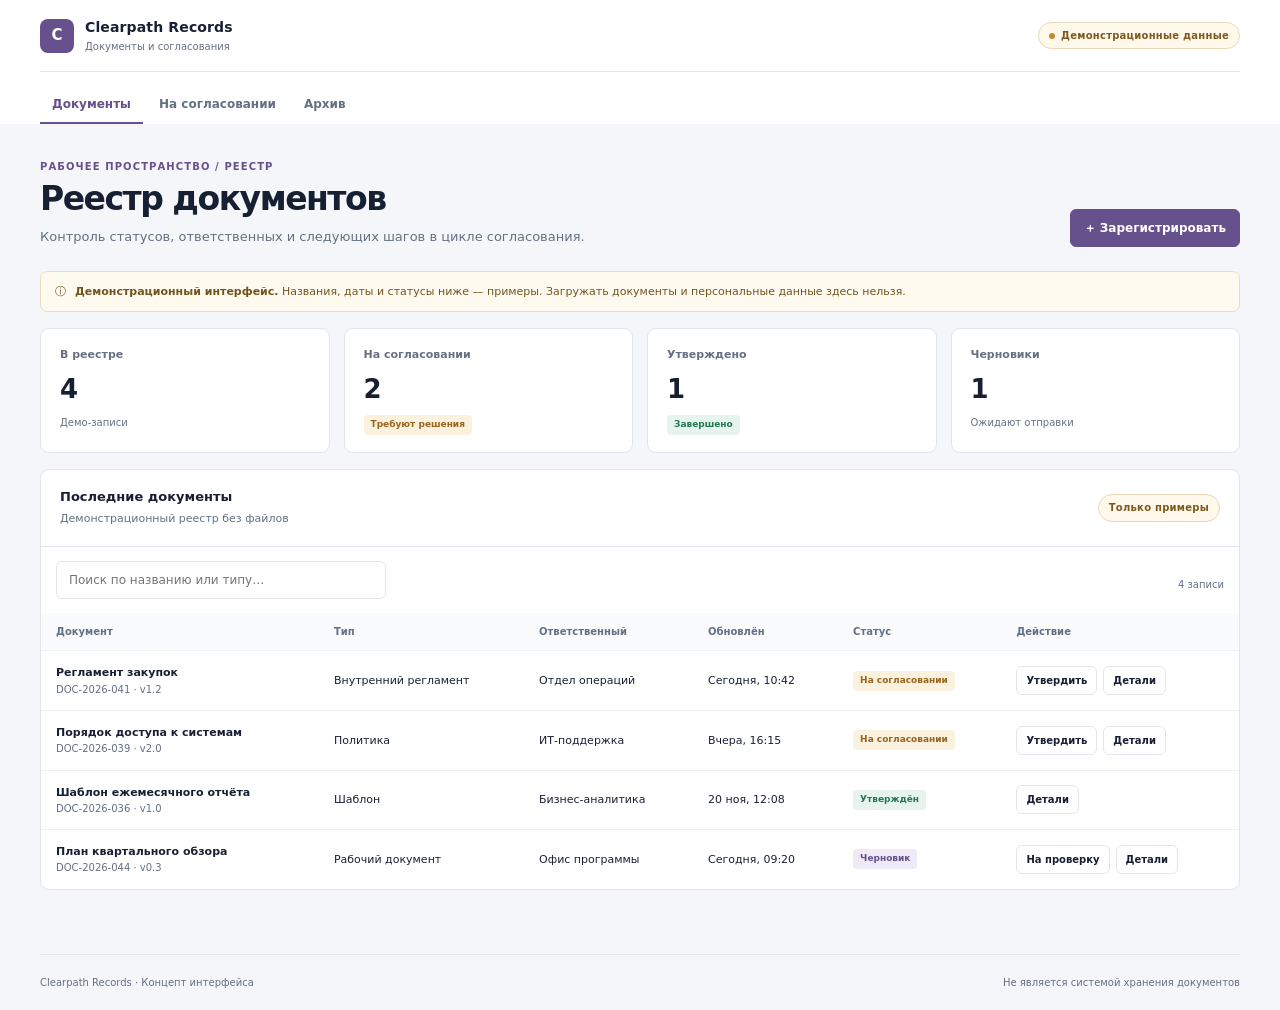
<file: projects/clearpath-docs/index.html>
<!doctype html>
<html lang="ru">
  <head>
    <meta charset="utf-8">
    <meta name="viewport" content="width=device-width, initial-scale=1">
    <meta name="theme-color" content="#f4f6f9">
    <meta name="description" content="Демо-система документооборота для регистрации, согласования и контроля версий.">
    <title>Clearpath Records — Документооборот</title>
    <link rel="stylesheet" href="../theme.css">
    <style>:root { --accent: #66518d; --accent-soft: #eeeaf6; }</style>
  </head>
  <body>
    <div class="topbar-wrap">
      <header class="frame topbar">
        <a class="brand" href="./" aria-label="Clearpath Records — главная">
          <span class="brand-mark" aria-hidden="true">C</span><span><span class="brand-name">Clearpath Records</span><span class="brand-caption">Документы и согласования</span></span>
        </a>
        <div class="top-actions"><span class="demo-pill">Демонстрационные данные</span></div>
      </header>
      <nav class="frame app-nav" aria-label="Разделы продукта">
        <a href="./" aria-current="page">Документы</a><a href="#documents">На согласовании</a><a href="#documents">Архив</a>
      </nav>
    </div>
    <main class="frame main">
      <div class="page-heading">
        <div><p class="eyebrow">Рабочее пространство / Реестр</p><h1>Реестр документов</h1><p class="subheading">Контроль статусов, ответственных и следующих шагов в цикле согласования.</p></div>
        <button class="button button-primary" id="new-record" type="button">＋ Зарегистрировать</button>
      </div>
      <div class="notice"><span aria-hidden="true">ⓘ</span><span><strong>Демонстрационный интерфейс.</strong> Названия, даты и статусы ниже — примеры. Загружать документы и персональные данные здесь нельзя.</span></div>
      <section class="metric-grid" aria-label="Сводка по документам">
        <article class="card metric"><div class="metric-label">В реестре</div><div class="metric-value" data-count="all">4</div><div class="metric-foot">Демо-записи</div></article>
        <article class="card metric"><div class="metric-label">На согласовании</div><div class="metric-value" data-count="review">2</div><div class="metric-foot"><span class="tag tag-amber">Требуют решения</span></div></article>
        <article class="card metric"><div class="metric-label">Утверждено</div><div class="metric-value" data-count="approved">1</div><div class="metric-foot"><span class="tag tag-green">Завершено</span></div></article>
        <article class="card metric"><div class="metric-label">Черновики</div><div class="metric-value" data-count="draft">1</div><div class="metric-foot">Ожидают отправки</div></article>
      </section>
      <section class="card" id="documents">
        <div class="card-heading"><div><h2>Последние документы</h2><small>Демонстрационный реестр без файлов</small></div><span class="label">Только примеры</span></div>
        <div class="toolbar" style="padding:14px 15px 0"><label class="sr-only" for="document-search">Найти документ</label><input class="search" id="document-search" type="search" placeholder="Поиск по названию или типу…"><span id="visible-count" class="result-count">4 записи</span></div>
        <div class="table-wrap"><table><thead><tr><th>Документ</th><th>Тип</th><th>Ответственный</th><th>Обновлён</th><th>Статус</th><th>Действие</th></tr></thead>
          <tbody id="document-list">
            <tr data-document data-status="review"><td><strong>Регламент закупок</strong><span class="muted">DOC-2026-041 · v1.2</span></td><td>Внутренний регламент</td><td>Отдел операций</td><td>Сегодня, 10:42</td><td><span class="tag tag-amber">На согласовании</span></td><td><div class="row-actions"><button class="button" data-approve type="button">Утвердить</button><button class="button" data-details type="button">Детали</button></div></td></tr>
            <tr data-document data-status="review"><td><strong>Порядок доступа к системам</strong><span class="muted">DOC-2026-039 · v2.0</span></td><td>Политика</td><td>ИТ-поддержка</td><td>Вчера, 16:15</td><td><span class="tag tag-amber">На согласовании</span></td><td><div class="row-actions"><button class="button" data-approve type="button">Утвердить</button><button class="button" data-details type="button">Детали</button></div></td></tr>
            <tr data-document data-status="approved"><td><strong>Шаблон ежемесячного отчёта</strong><span class="muted">DOC-2026-036 · v1.0</span></td><td>Шаблон</td><td>Бизнес-аналитика</td><td>20 ноя, 12:08</td><td><span class="tag tag-green">Утверждён</span></td><td><div class="row-actions"><button class="button" data-details type="button">Детали</button></div></td></tr>
            <tr data-document data-status="draft"><td><strong>План квартального обзора</strong><span class="muted">DOC-2026-044 · v0.3</span></td><td>Рабочий документ</td><td>Офис программы</td><td>Сегодня, 09:20</td><td><span class="tag">Черновик</span></td><td><div class="row-actions"><button class="button" data-submit type="button">На проверку</button><button class="button" data-details type="button">Детали</button></div></td></tr>
          </tbody>
        </table></div>
      </section>
    </main>
    <footer class="frame footer"><span>Clearpath Records · Концепт интерфейса</span><span>Не является системой хранения документов</span></footer>
    <dialog id="details-dialog" style="max-width:440px;width:calc(100% - 30px);border:1px solid #e1e6ed;border-radius:10px;padding:22px;color:#172033"><h2 id="dialog-title" style="margin:0 0 10px;font-size:17px">Документ</h2><p id="dialog-copy" style="color:#647084;font-size:13px"></p><form method="dialog" style="text-align:right"><button class="button button-primary">Закрыть</button></form></dialog>
    <script>
      const list = document.getElementById("document-list");
      const records = () => [...list.querySelectorAll("[data-document]")];
      function updateCounts() {
        for (const status of ["all", "review", "approved", "draft"]) {
          const count = status === "all" ? records().length : records().filter((row) => row.dataset.status === status).length;
          document.querySelector(`[data-count="${status}"]`).textContent = count;
        }
      }
      document.getElementById("document-search").addEventListener("input", (event) => {
        const query = event.target.value.trim().toLocaleLowerCase("ru");
        let visible = 0;
        records().forEach((row) => { row.hidden = !row.textContent.toLocaleLowerCase("ru").includes(query); if (!row.hidden) visible += 1; });
        document.getElementById("visible-count").textContent = `${visible} ${visible === 1 ? "запись" : "записи"}`;
      });
      list.addEventListener("click", (event) => {
        const row = event.target.closest("[data-document]");
        if (!row) return;
        if (event.target.matches("[data-approve]")) {
          row.dataset.status = "approved";
          row.querySelector(".tag").className = "tag tag-green";
          row.querySelector(".tag").textContent = "Утверждён (демо)";
          event.target.parentElement.innerHTML = '<button class="button" data-details type="button">Детали</button>';
          updateCounts();
        } else if (event.target.matches("[data-submit]")) {
          row.dataset.status = "review";
          row.querySelector(".tag").className = "tag tag-amber";
          row.querySelector(".tag").textContent = "На согласовании (демо)";
          event.target.parentElement.innerHTML = '<button class="button" data-approve type="button">Утвердить</button><button class="button" data-details type="button">Детали</button>';
          updateCounts();
        } else if (event.target.matches("[data-details]")) {
          document.getElementById("dialog-title").textContent = row.querySelector("td strong").textContent;
          document.getElementById("dialog-copy").textContent = `${row.querySelector("td:nth-child(2)").textContent}. Демонстрационная запись: реального файла или процесса согласования нет.`;
          document.getElementById("details-dialog").showModal();
        }
      });
      document.getElementById("new-record").addEventListener("click", () => window.alert("Демо-концепт: регистрация документа здесь не подключена к хранилищу."));
      updateCounts();
    </script>
  </body>
</html>
</file>
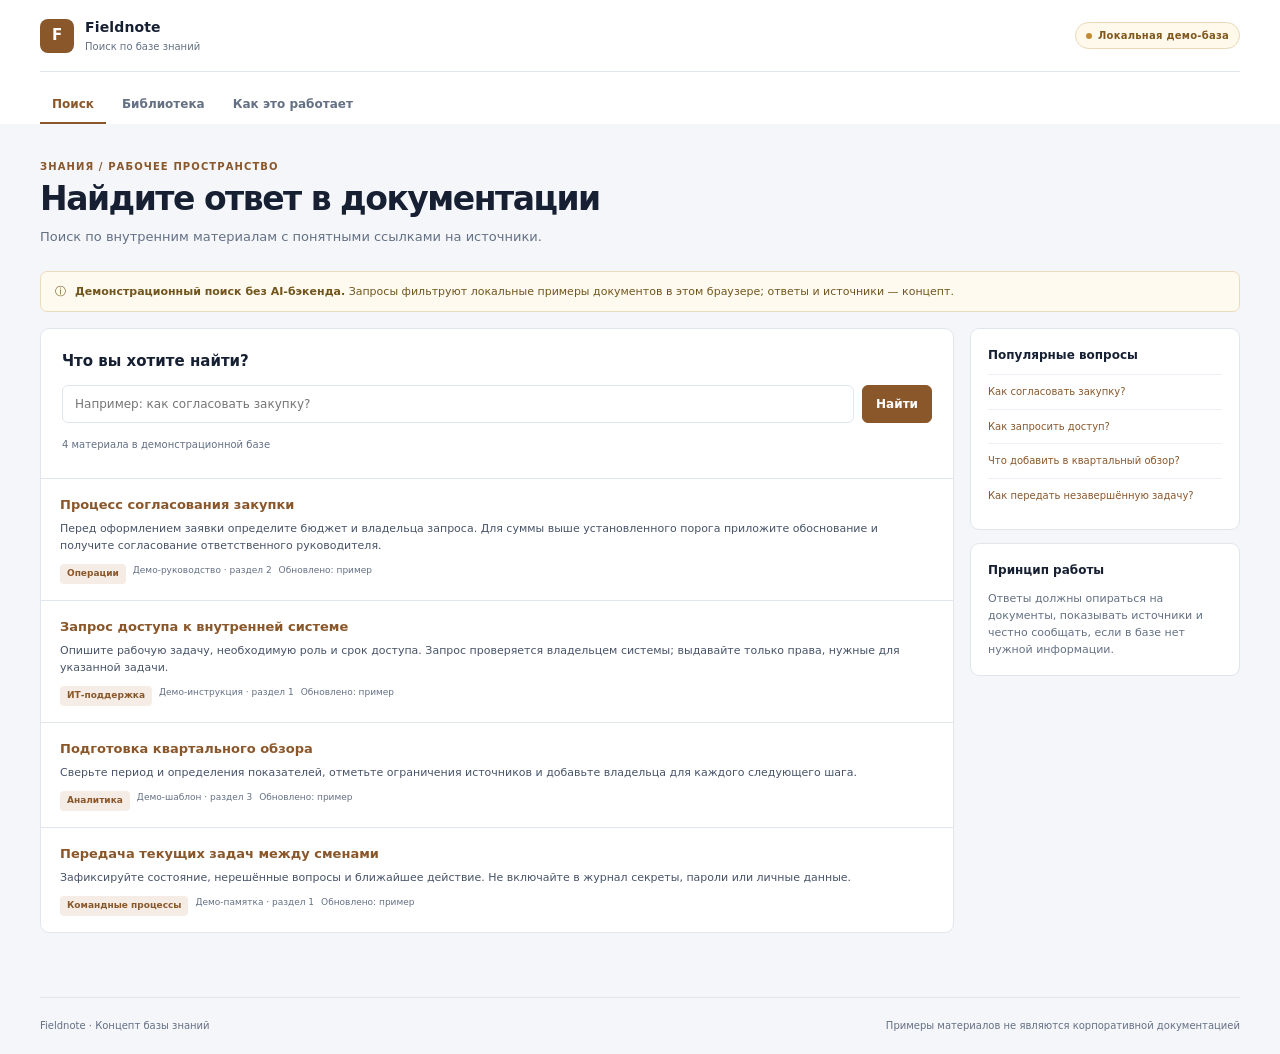
<file: projects/fieldnote-ai/index.html>
<!doctype html>
<html lang="ru">
  <head>
    <meta charset="utf-8">
    <meta name="viewport" content="width=device-width, initial-scale=1">
    <meta name="theme-color" content="#f4f6f9">
    <meta name="description" content="Концепт базы знаний с семантическим поиском и ответами, связанными с источниками.">
    <title>Fieldnote — База знаний</title>
    <link rel="stylesheet" href="../theme.css">
    <style>:root { --accent: #8a572b; --accent-soft: #f5ede5; }</style>
  </head>
  <body>
    <div class="topbar-wrap">
      <header class="frame topbar">
        <a class="brand" href="./" aria-label="Fieldnote — главная">
          <span class="brand-mark" aria-hidden="true">F</span><span><span class="brand-name">Fieldnote</span><span class="brand-caption">Поиск по базе знаний</span></span>
        </a>
        <div class="top-actions"><span class="demo-pill">Локальная демо-база</span></div>
      </header>
      <nav class="frame app-nav" aria-label="Разделы продукта">
        <a href="./" aria-current="page">Поиск</a><a href="#library">Библиотека</a><a href="#how">Как это работает</a>
      </nav>
    </div>
    <main class="frame main">
      <div class="page-heading">
        <div><p class="eyebrow">Знания / Рабочее пространство</p><h1>Найдите ответ в документации</h1><p class="subheading">Поиск по внутренним материалам с понятными ссылками на источники.</p></div>
      </div>
      <div class="notice"><span aria-hidden="true">ⓘ</span><span><strong>Демонстрационный поиск без AI-бэкенда.</strong> Запросы фильтруют локальные примеры документов в этом браузере; ответы и источники — концепт.</span></div>
      <div class="knowledge-layout">
        <section class="card">
          <div class="search-hero">
            <h2>Что вы хотите найти?</h2>
            <form class="search-line" id="search-form">
              <label class="sr-only" for="knowledge-search">Поиск по демонстрационной базе знаний</label>
              <input class="search" id="knowledge-search" type="search" placeholder="Например: как согласовать закупку?">
              <button class="button button-primary" type="submit">Найти</button>
            </form>
            <div class="result-count" id="result-count" aria-live="polite">4 материала в демонстрационной базе</div>
          </div>
          <div id="results" aria-live="polite">
            <article class="result" data-terms="закупка поставщик согласование заявка бюджет запрос">
              <h3>Процесс согласования закупки</h3>
              <p>Перед оформлением заявки определите бюджет и владельца запроса. Для суммы выше установленного порога приложите обоснование и получите согласование ответственного руководителя.</p>
              <div class="result-meta"><span class="tag">Операции</span><span>Демо-руководство · раздел 2</span><span>Обновлено: пример</span></div>
            </article>
            <article class="result" data-terms="доступ система учетная запись безопасность роль разрешение поддержка">
              <h3>Запрос доступа к внутренней системе</h3>
              <p>Опишите рабочую задачу, необходимую роль и срок доступа. Запрос проверяется владельцем системы; выдавайте только права, нужные для указанной задачи.</p>
              <div class="result-meta"><span class="tag">ИТ-поддержка</span><span>Демо-инструкция · раздел 1</span><span>Обновлено: пример</span></div>
            </article>
            <article class="result" data-terms="отчет квартал показатели метрика аналитика обзор">
              <h3>Подготовка квартального обзора</h3>
              <p>Сверьте период и определения показателей, отметьте ограничения источников и добавьте владельца для каждого следующего шага.</p>
              <div class="result-meta"><span class="tag">Аналитика</span><span>Демо-шаблон · раздел 3</span><span>Обновлено: пример</span></div>
            </article>
            <article class="result" data-terms="передача смены команда операция статус задача журнал">
              <h3>Передача текущих задач между сменами</h3>
              <p>Зафиксируйте состояние, нерешённые вопросы и ближайшее действие. Не включайте в журнал секреты, пароли или личные данные.</p>
              <div class="result-meta"><span class="tag">Командные процессы</span><span>Демо-памятка · раздел 1</span><span>Обновлено: пример</span></div>
            </article>
            <div class="empty" id="empty" hidden>По этому запросу в демонстрационной базе ничего не найдено.</div>
          </div>
        </section>
        <aside>
          <section class="card side-card" id="library">
            <h3>Популярные вопросы</h3>
            <button class="suggestion" type="button" data-query="закупка">Как согласовать закупку?</button>
            <button class="suggestion" type="button" data-query="доступ">Как запросить доступ?</button>
            <button class="suggestion" type="button" data-query="отчет квартал">Что добавить в квартальный обзор?</button>
            <button class="suggestion" type="button" data-query="передача смены">Как передать незавершённую задачу?</button>
          </section>
          <section class="card side-card" id="how">
            <h3>Принцип работы</h3>
            <p style="margin:0;color:#647084;font-size:11px">Ответы должны опираться на документы, показывать источники и честно сообщать, если в базе нет нужной информации.</p>
          </section>
        </aside>
      </div>
    </main>
    <footer class="frame footer"><span>Fieldnote · Концепт базы знаний</span><span>Примеры материалов не являются корпоративной документацией</span></footer>
    <script>
      const input = document.getElementById("knowledge-search");
      const results = [...document.querySelectorAll("[data-terms]")];
      const empty = document.getElementById("empty");
      function search() {
        const query = input.value.trim().toLocaleLowerCase("ru").split(/\s+/).filter(Boolean);
        let count = 0;
        results.forEach((result) => {
          const text = `${result.dataset.terms} ${result.textContent}`.toLocaleLowerCase("ru");
          const matches = !query.length || query.some((term) => text.includes(term));
          result.hidden = !matches;
          if (matches) count += 1;
        });
        empty.hidden = count > 0;
        document.getElementById("result-count").textContent = `${count} ${count === 1 ? "материал" : count > 1 && count < 5 ? "материала" : "материалов"} в демонстрационной базе`;
      }
      document.getElementById("search-form").addEventListener("submit", (event) => { event.preventDefault(); search(); });
      input.addEventListener("input", search);
      document.querySelectorAll("[data-query]").forEach((button) => button.addEventListener("click", () => { input.value = button.dataset.query; search(); input.focus(); }));
    </script>
  </body>
</html>
</file>
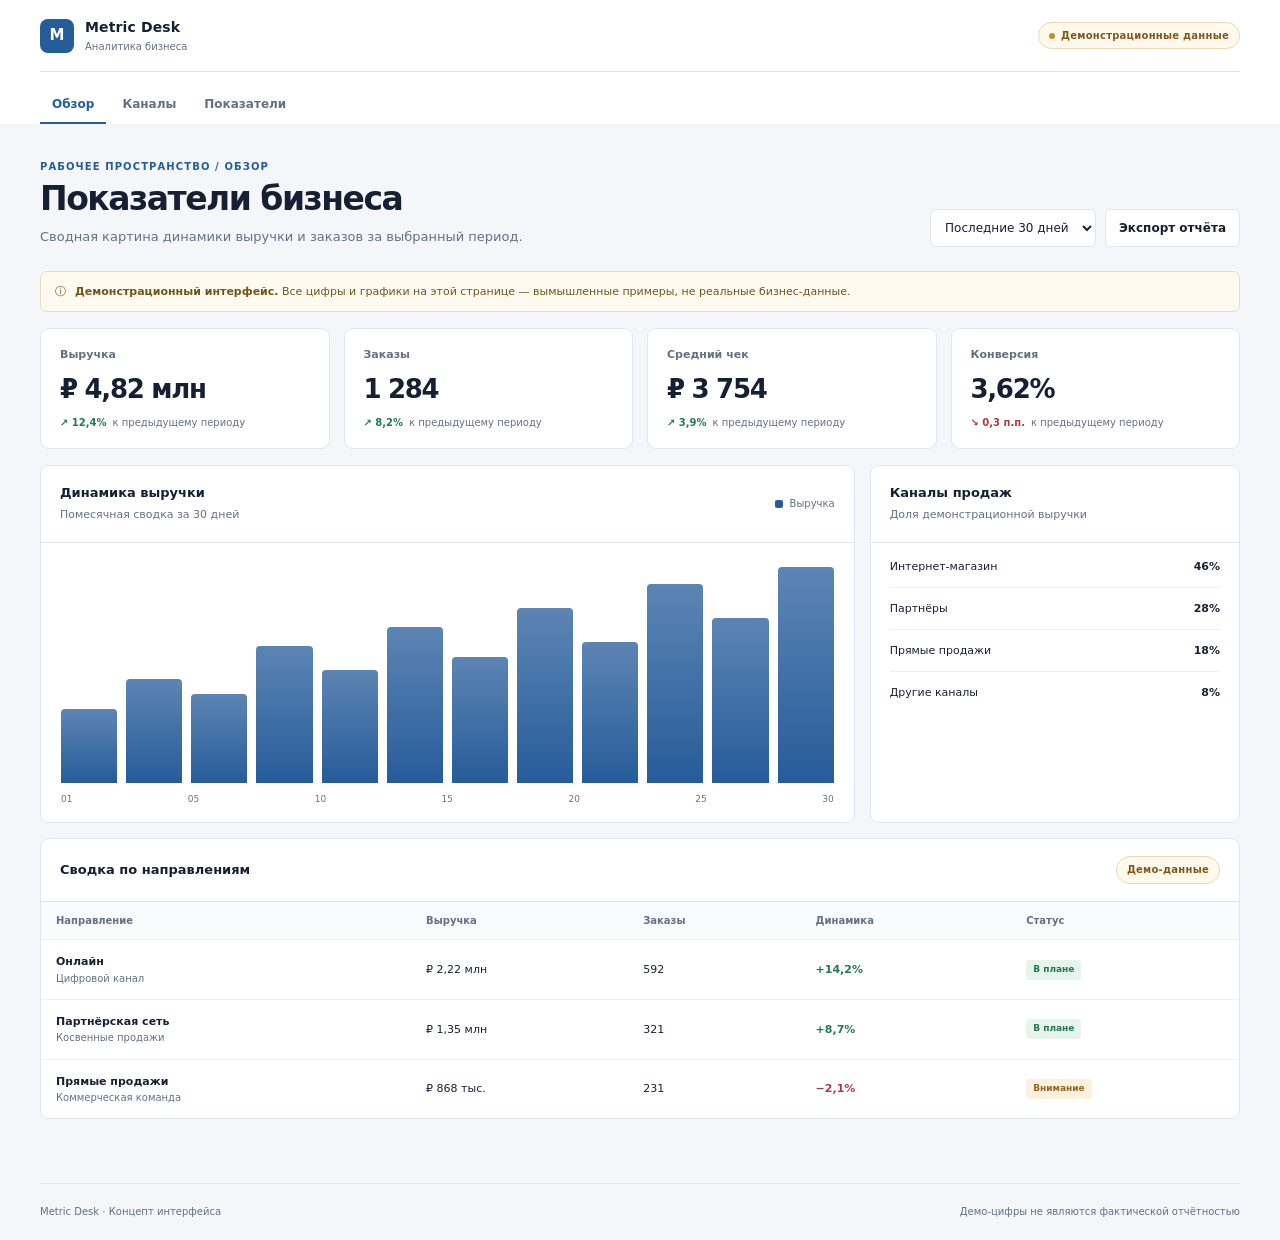
<file: projects/metric-desk/index.html>
<!doctype html>
<html lang="ru" data-product="metric">
  <head>
    <meta charset="utf-8">
    <meta name="viewport" content="width=device-width, initial-scale=1">
    <meta name="theme-color" content="#f4f6f9">
    <meta name="description" content="Демонстрационная панель аналитики бизнеса: ключевые показатели, динамика выручки и каналы.">
    <title>Metric Desk — Аналитика бизнеса</title>
    <link rel="stylesheet" href="../theme.css">
    <style>:root { --accent: #265c9a; --accent-soft: #e8f0fa; }</style>
  </head>
  <body>
    <div class="topbar-wrap">
      <header class="frame topbar">
        <a class="brand" href="./" aria-label="Metric Desk — главная">
          <span class="brand-mark" aria-hidden="true">M</span><span><span class="brand-name">Metric Desk</span><span class="brand-caption">Аналитика бизнеса</span></span>
        </a>
        <div class="top-actions"><span class="demo-pill">Демонстрационные данные</span></div>
      </header>
      <nav class="frame app-nav" aria-label="Разделы продукта">
        <a href="./" aria-current="page">Обзор</a><a href="#channels">Каналы</a><a href="#details">Показатели</a>
      </nav>
    </div>
    <main class="frame main">
      <div class="page-heading">
        <div><p class="eyebrow">Рабочее пространство / Обзор</p><h1>Показатели бизнеса</h1><p class="subheading">Сводная картина динамики выручки и заказов за выбранный период.</p></div>
        <div class="controls"><label class="sr-only" for="period">Период отчёта</label><select class="select" id="period"><option value="month">Последние 30 дней</option><option value="week">Последние 7 дней</option><option value="quarter">Последние 90 дней</option></select><button class="button" id="export" type="button">Экспорт отчёта</button></div>
      </div>
      <div class="notice"><span aria-hidden="true">ⓘ</span><span><strong>Демонстрационный интерфейс.</strong> Все цифры и графики на этой странице — вымышленные примеры, не реальные бизнес-данные.</span></div>
      <section class="metric-grid" aria-label="Ключевые показатели">
        <article class="card metric"><div class="metric-label">Выручка</div><div class="metric-value" data-metric="revenue">₽ 4,82 млн</div><div class="metric-foot"><span class="positive">↗ 12,4%</span><span>к предыдущему периоду</span></div></article>
        <article class="card metric"><div class="metric-label">Заказы</div><div class="metric-value" data-metric="orders">1 284</div><div class="metric-foot"><span class="positive">↗ 8,2%</span><span>к предыдущему периоду</span></div></article>
        <article class="card metric"><div class="metric-label">Средний чек</div><div class="metric-value" data-metric="average">₽ 3 754</div><div class="metric-foot"><span class="positive">↗ 3,9%</span><span>к предыдущему периоду</span></div></article>
        <article class="card metric"><div class="metric-label">Конверсия</div><div class="metric-value" data-metric="conversion">3,62%</div><div class="metric-foot"><span class="negative">↘ 0,3 п.п.</span><span>к предыдущему периоду</span></div></article>
      </section>
      <div class="analytics-grid">
        <section class="card">
          <div class="card-heading"><div><h2>Динамика выручки</h2><small id="chart-period">Помесячная сводка за 30 дней</small></div><span class="legend">Выручка</span></div>
          <div class="chart-area" id="chart" role="img" aria-label="Столбчатая диаграмма с демонстрационной выручкой">
            <span class="chart-bar" style="height:34%" data-value="₽ 112 тыс."></span><span class="chart-bar" style="height:48%" data-value="₽ 158 тыс."></span><span class="chart-bar" style="height:41%" data-value="₽ 136 тыс."></span><span class="chart-bar" style="height:63%" data-value="₽ 207 тыс."></span><span class="chart-bar" style="height:52%" data-value="₽ 171 тыс."></span><span class="chart-bar" style="height:72%" data-value="₽ 237 тыс."></span><span class="chart-bar" style="height:58%" data-value="₽ 191 тыс."></span><span class="chart-bar" style="height:81%" data-value="₽ 267 тыс."></span><span class="chart-bar" style="height:65%" data-value="₽ 214 тыс."></span><span class="chart-bar" style="height:92%" data-value="₽ 303 тыс."></span><span class="chart-bar" style="height:76%" data-value="₽ 250 тыс."></span><span class="chart-bar" style="height:100%" data-value="₽ 329 тыс."></span>
          </div>
          <div class="chart-labels"><span>01</span><span>05</span><span>10</span><span>15</span><span>20</span><span>25</span><span>30</span></div>
        </section>
        <section class="card" id="channels">
          <div class="card-heading"><div><h2>Каналы продаж</h2><small>Доля демонстрационной выручки</small></div></div>
          <div class="rank-list"><div class="rank-row"><span>Интернет-магазин</span><span>46%</span></div><div class="rank-row"><span>Партнёры</span><span>28%</span></div><div class="rank-row"><span>Прямые продажи</span><span>18%</span></div><div class="rank-row"><span>Другие каналы</span><span>8%</span></div></div>
        </section>
      </div>
      <section class="card" id="details" style="margin-top:15px">
        <div class="card-heading"><h2>Сводка по направлениям</h2><span class="label">Демо-данные</span></div>
        <div class="table-wrap"><table><thead><tr><th>Направление</th><th>Выручка</th><th>Заказы</th><th>Динамика</th><th>Статус</th></tr></thead><tbody><tr><td><strong>Онлайн</strong><span class="muted">Цифровой канал</span></td><td>₽ 2,22 млн</td><td>592</td><td class="positive">+14,2%</td><td><span class="tag tag-green">В плане</span></td></tr><tr><td><strong>Партнёрская сеть</strong><span class="muted">Косвенные продажи</span></td><td>₽ 1,35 млн</td><td>321</td><td class="positive">+8,7%</td><td><span class="tag tag-green">В плане</span></td></tr><tr><td><strong>Прямые продажи</strong><span class="muted">Коммерческая команда</span></td><td>₽ 868 тыс.</td><td>231</td><td class="negative">−2,1%</td><td><span class="tag tag-amber">Внимание</span></td></tr></tbody></table></div>
      </section>
    </main>
    <footer class="frame footer"><span>Metric Desk · Концепт интерфейса</span><span>Демо-цифры не являются фактической отчётностью</span></footer>
    <script>
      const periods = {
        week: { revenue: "₽ 1,14 млн", orders: "302", average: "₽ 3 775", conversion: "3,58%", label: "Помесячная сводка за 7 дней", bars: [38, 49, 45, 70, 53, 78, 64, 86, 73, 92, 82, 100] },
        month: { revenue: "₽ 4,82 млн", orders: "1 284", average: "₽ 3 754", conversion: "3,62%", label: "Помесячная сводка за 30 дней", bars: [34, 48, 41, 63, 52, 72, 58, 81, 65, 92, 76, 100] },
        quarter: { revenue: "₽ 13,6 млн", orders: "3 716", average: "₽ 3 660", conversion: "3,47%", label: "Помесячная сводка за 90 дней", bars: [40, 55, 47, 62, 51, 69, 61, 77, 66, 88, 79, 100] }
      };
      document.getElementById("period").addEventListener("change", (event) => {
        const data = periods[event.target.value];
        Object.entries(data).filter(([key]) => ["revenue", "orders", "average", "conversion"].includes(key)).forEach(([key, value]) => { document.querySelector(`[data-metric="${key}"]`).textContent = value; });
        document.getElementById("chart-period").textContent = data.label;
        document.querySelectorAll(".chart-bar").forEach((bar, index) => { bar.style.height = `${data.bars[index]}%`; });
      });
      document.getElementById("export").addEventListener("click", () => {
        const rows = [["Показатель", "Демонстрационное значение"], ...Object.entries(periods[document.getElementById("period").value]).filter(([key]) => ["revenue", "orders", "average", "conversion"].includes(key))];
        const csv = rows.map((row) => row.map((cell) => `"${String(cell).replaceAll('"', '""')}"`).join(",")).join("\n");
        const link = document.createElement("a");
        link.href = URL.createObjectURL(new Blob(["\uFEFF" + csv], { type: "text/csv;charset=utf-8" }));
        link.download = "metric-desk-demo.csv"; link.click(); URL.revokeObjectURL(link.href);
      });
    </script>
  </body>
</html>
</file>
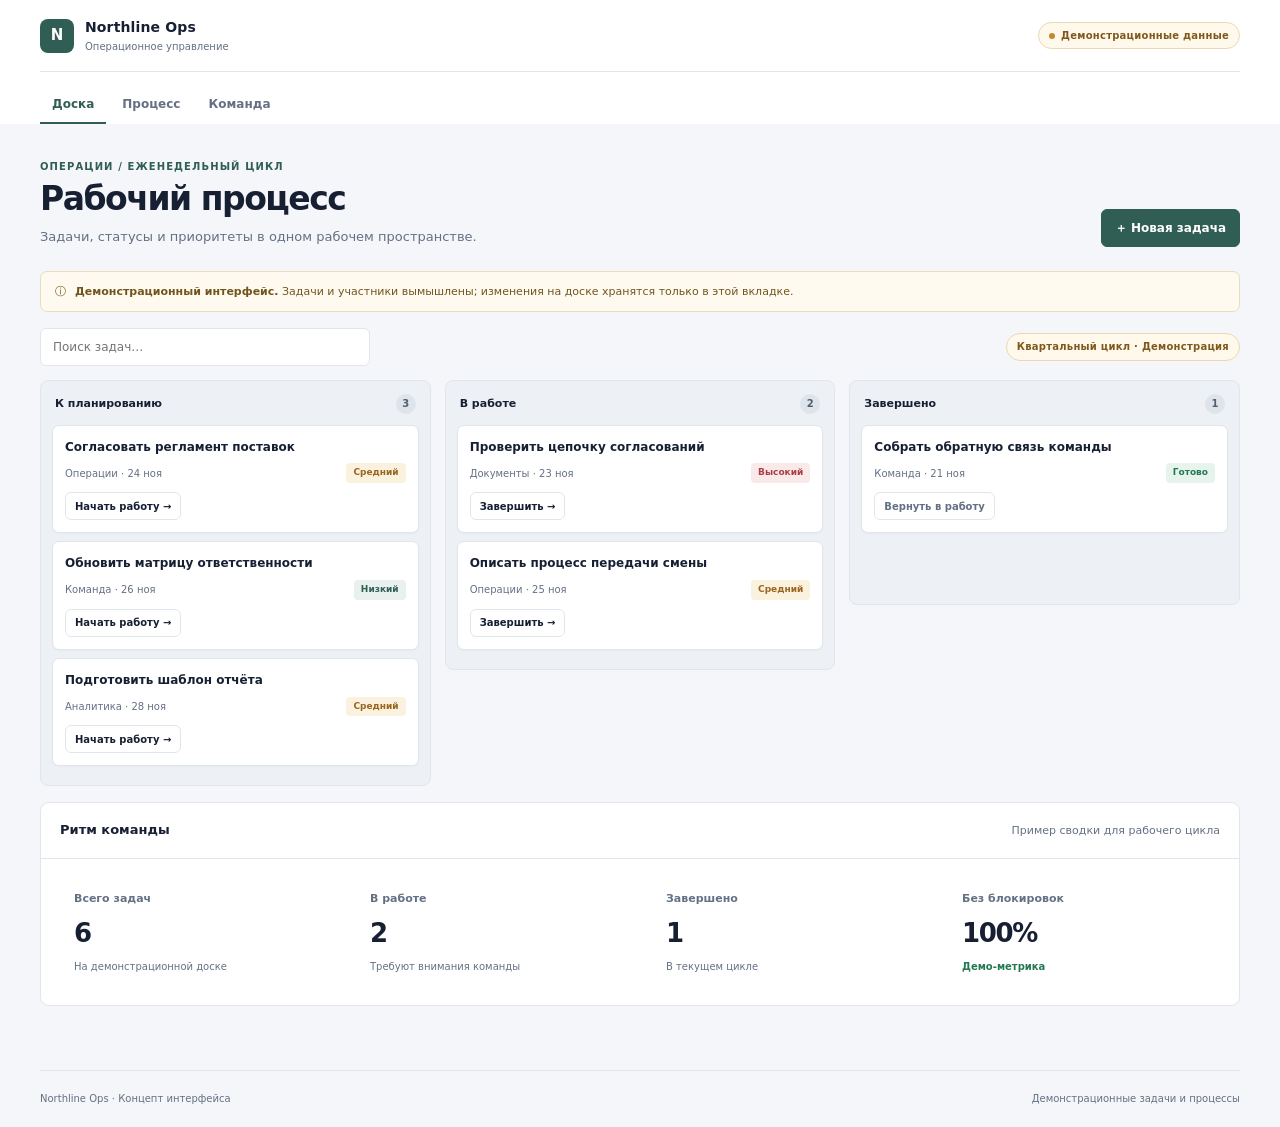
<file: projects/ops-board/index.html>
<!doctype html>
<html lang="ru">
  <head>
    <meta charset="utf-8">
    <meta name="viewport" content="width=device-width, initial-scale=1">
    <meta name="theme-color" content="#f4f6f9">
    <meta name="description" content="Демо-система управления задачами и операционными процессами команд.">
    <title>Northline Ops — Управление процессами</title>
    <link rel="stylesheet" href="../theme.css">
    <style>:root { --accent: #315e54; --accent-soft: #e8f1ee; }</style>
  </head>
  <body>
    <div class="topbar-wrap">
      <header class="frame topbar">
        <a class="brand" href="./" aria-label="Northline Ops — главная">
          <span class="brand-mark" aria-hidden="true">N</span><span><span class="brand-name">Northline Ops</span><span class="brand-caption">Операционное управление</span></span>
        </a>
        <div class="top-actions"><span class="demo-pill">Демонстрационные данные</span></div>
      </header>
      <nav class="frame app-nav" aria-label="Разделы продукта">
        <a href="./" aria-current="page">Доска</a><a href="#workflow">Процесс</a><a href="#workflow">Команда</a>
      </nav>
    </div>
    <main class="frame main">
      <div class="page-heading">
        <div><p class="eyebrow">Операции / Еженедельный цикл</p><h1>Рабочий процесс</h1><p class="subheading">Задачи, статусы и приоритеты в одном рабочем пространстве.</p></div>
        <button class="button button-primary" type="button" id="add-task">＋ Новая задача</button>
      </div>
      <div class="notice"><span aria-hidden="true">ⓘ</span><span><strong>Демонстрационный интерфейс.</strong> Задачи и участники вымышлены; изменения на доске хранятся только в этой вкладке.</span></div>
      <div class="toolbar"><label class="sr-only" for="filter">Поиск задач</label><input class="search" id="filter" type="search" placeholder="Поиск задач…"><span class="label">Квартальный цикл · Демонстрация</span></div>
      <section class="board" id="workflow" aria-label="Доска задач">
        <div class="board-column" data-column="planned"><div class="column-heading"><span>К планированию</span><span class="count">0</span></div><div class="task-list">
          <article class="task-card" data-task><h2 class="task-title">Согласовать регламент поставок</h2><div class="task-meta"><span>Операции · 24 ноя</span><span class="tag tag-amber">Средний</span></div><button class="button" data-move type="button">Начать работу →</button></article>
          <article class="task-card" data-task><h2 class="task-title">Обновить матрицу ответственности</h2><div class="task-meta"><span>Команда · 26 ноя</span><span class="tag">Низкий</span></div><button class="button" data-move type="button">Начать работу →</button></article>
          <article class="task-card" data-task><h2 class="task-title">Подготовить шаблон отчёта</h2><div class="task-meta"><span>Аналитика · 28 ноя</span><span class="tag tag-amber">Средний</span></div><button class="button" data-move type="button">Начать работу →</button></article>
        </div></div>
        <div class="board-column" data-column="active"><div class="column-heading"><span>В работе</span><span class="count">0</span></div><div class="task-list">
          <article class="task-card" data-task><h2 class="task-title">Проверить цепочку согласований</h2><div class="task-meta"><span>Документы · 23 ноя</span><span class="tag tag-red">Высокий</span></div><button class="button" data-move type="button">Завершить →</button></article>
          <article class="task-card" data-task><h2 class="task-title">Описать процесс передачи смены</h2><div class="task-meta"><span>Операции · 25 ноя</span><span class="tag tag-amber">Средний</span></div><button class="button" data-move type="button">Завершить →</button></article>
        </div></div>
        <div class="board-column" data-column="done"><div class="column-heading"><span>Завершено</span><span class="count">0</span></div><div class="task-list">
          <article class="task-card" data-task><h2 class="task-title">Собрать обратную связь команды</h2><div class="task-meta"><span>Команда · 21 ноя</span><span class="tag tag-green">Готово</span></div><button class="button button-quiet" data-move type="button">Вернуть в работу</button></article>
        </div></div>
      </section>
      <section class="card" style="margin-top:16px">
        <div class="card-heading"><h2>Ритм команды</h2><small>Пример сводки для рабочего цикла</small></div>
        <div class="metric-grid" style="margin:0;padding:14px">
          <article class="metric"><div class="metric-label">Всего задач</div><div class="metric-value" data-count="all">6</div><div class="metric-foot">На демонстрационной доске</div></article>
          <article class="metric"><div class="metric-label">В работе</div><div class="metric-value" data-count="active">2</div><div class="metric-foot">Требуют внимания команды</div></article>
          <article class="metric"><div class="metric-label">Завершено</div><div class="metric-value" data-count="done">1</div><div class="metric-foot">В текущем цикле</div></article>
          <article class="metric"><div class="metric-label">Без блокировок</div><div class="metric-value">100%</div><div class="metric-foot"><span class="positive">Демо-метрика</span></div></article>
        </div>
      </section>
    </main>
    <footer class="frame footer"><span>Northline Ops · Концепт интерфейса</span><span>Демонстрационные задачи и процессы</span></footer>
    <script>
      const columns = [...document.querySelectorAll(".board-column")];
      const filter = document.getElementById("filter");
      function updateBoard() {
        columns.forEach((column) => {
          const cards = [...column.querySelectorAll("[data-task]")];
          column.querySelector(".count").textContent = cards.filter((card) => !card.hidden).length;
        });
        document.querySelector('[data-count="all"]').textContent = document.querySelectorAll("[data-task]").length;
        document.querySelector('[data-count="active"]').textContent = document.querySelector('[data-column="active"]').querySelectorAll("[data-task]").length;
        document.querySelector('[data-count="done"]').textContent = document.querySelector('[data-column="done"]').querySelectorAll("[data-task]").length;
      }
      function wireMove(card) {
        const button = card.querySelector("[data-move]");
        button.onclick = () => {
          const column = card.closest(".board-column");
          const next = column.dataset.column === "planned" ? "active" : column.dataset.column === "active" ? "done" : "active";
          document.querySelector(`[data-column="${next}"] .task-list`).append(card);
          if (next === "done") card.querySelector(".task-meta .tag").textContent = "Готово";
          else if (column.dataset.column === "done") card.querySelector(".task-meta .tag").textContent = "Средний";
          button.textContent = next === "planned" ? "Начать работу →" : next === "active" ? "Завершить →" : "Вернуть в работу";
          wireMove(card); updateBoard();
        };
      }
      document.querySelectorAll("[data-task]").forEach(wireMove);
      filter.addEventListener("input", () => {
        const query = filter.value.trim().toLocaleLowerCase("ru");
        document.querySelectorAll("[data-task]").forEach((card) => { card.hidden = !card.textContent.toLocaleLowerCase("ru").includes(query); });
        updateBoard();
      });
      document.getElementById("add-task").addEventListener("click", () => {
        const title = window.prompt("Название демонстрационной задачи");
        if (!title || !title.trim()) return;
        const card = document.createElement("article");
        card.className = "task-card"; card.dataset.task = "";
        const heading = document.createElement("h2"); heading.className = "task-title"; heading.textContent = title.trim();
        const meta = document.createElement("div"); meta.className = "task-meta";
        const description = document.createElement("span"); description.textContent = "Новая задача · Сегодня";
        const tag = document.createElement("span"); tag.className = "tag"; tag.textContent = "Низкий";
        meta.append(description, tag);
        const button = document.createElement("button"); button.className = "button"; button.dataset.move = ""; button.type = "button"; button.textContent = "Начать работу →";
        card.append(heading, meta, button); document.querySelector('[data-column="planned"] .task-list').append(card);
        wireMove(card); updateBoard();
      });
      updateBoard();
    </script>
  </body>
</html>
</file>
<file: messenger/styles.css>
:root {
  color-scheme: dark;
  --bg: #101117;
  --surface: rgb(26 28 39 / 74%);
  --surface-strong: rgb(29 31 44 / 94%);
  --surface-soft: rgb(255 255 255 / 3%);
  --border: rgb(255 255 255 / 8%);
  --border-lit: rgb(255 255 255 / 13%);
  --text: #f1f0f8;
  --muted: #9c9cac;
  --dim: #6d6e7c;
  --accent: #c7a6ff;
  --accent-strong: #ad7aff;
  --mint: #7de2c2;
  --danger: #ff9398;
  --sans: ui-sans-serif, system-ui, -apple-system, BlinkMacSystemFont, "Segoe UI", sans-serif;
  --display: ui-sans-serif, system-ui, -apple-system, BlinkMacSystemFont, "Segoe UI", sans-serif;
}

*, *::before, *::after { box-sizing: border-box; }
html { min-width: 320px; background: var(--bg); }
body {
  min-height: 100vh; margin: 0; overflow-x: hidden; background:
    radial-gradient(ellipse at 38% 0%, rgb(127 92 197 / 9%), transparent 48rem),
    radial-gradient(ellipse at 100% 80%, rgb(52 133 122 / 7%), transparent 38rem), var(--bg);
  color: var(--text); font: 14px/1.55 var(--sans); -webkit-font-smoothing: antialiased;
}
button, input, textarea, select { font: inherit; }
button { color: inherit; }
a { color: inherit; }
a:focus-visible, button:focus-visible, input:focus-visible, textarea:focus-visible, select:focus-visible {
  outline: 2px solid var(--accent); outline-offset: 3px;
}
[hidden] { display: none !important; }
.icon-library { position: absolute; width: 0; height: 0; overflow: hidden; }
.icon { width: 19px; height: 19px; fill: none; stroke: currentColor; stroke-width: 1.7; stroke-linecap: round; stroke-linejoin: round; flex: 0 0 auto; }
.tiny-icon { width: 14px; height: 14px; }
.ambient { position: fixed; z-index: -1; width: 32rem; height: 32rem; border-radius: 50%; filter: blur(115px); opacity: .14; pointer-events: none; }
.ambient-one { top: -25rem; left: 18%; background: #8155dc; }
.ambient-two { right: -24rem; bottom: -27rem; background: #42b49b; }
.app-shell { width: min(1480px, calc(100% - 64px)); margin: 24px auto 0; }
.glass { border: 1px solid var(--border); background: linear-gradient(140deg, rgb(255 255 255 / 4%), transparent 42%), var(--surface); box-shadow: 0 18px 70px rgb(0 0 0 / 19%); backdrop-filter: blur(24px); -webkit-backdrop-filter: blur(24px); }
.topbar { position: relative; z-index: 3; display: flex; height: 70px; align-items: center; justify-content: space-between; padding: 0 22px; border-radius: 17px; }
.brand { display: flex; align-items: center; gap: 12px; text-decoration: none; }
.brand-mark { display: grid; width: 38px; height: 38px; place-items: center; border: 1px solid rgb(199 166 255 / 35%); border-radius: 13px; background: linear-gradient(145deg, rgb(199 166 255 / 23%), rgb(173 122 255 / 8%)); color: var(--accent); }
.brand-mark .icon { width: 20px; }
.brand-copy { display: grid; gap: 0; }
.brand-copy strong { font: 750 17px/1.2 var(--display); letter-spacing: -.055em; }
.brand-copy small { color: var(--muted); font-size: 10px; letter-spacing: .025em; }
.topbar-center { display: flex; align-items: center; gap: 10px; color: var(--muted); font-size: 11px; }
.topbar-divider { width: 1px; height: 14px; margin-inline: 5px; background: var(--border-lit); }
.live-dot, .status-dot { display: inline-block; width: 7px; height: 7px; border-radius: 50%; background: var(--mint); box-shadow: 0 0 12px rgb(125 226 194 / 55%); }
.topbar-actions { display: flex; align-items: center; gap: 13px; }
.github-link { display: inline-flex; align-items: center; gap: 5px; color: var(--muted); font-size: 11px; text-decoration: none; }
.github-link:hover, .main-footer a:hover { color: var(--text); }
.icon-button { display: inline-grid; width: 37px; height: 37px; flex: 0 0 auto; place-items: center; padding: 0; border: 1px solid transparent; border-radius: 11px; background: transparent; color: var(--muted); cursor: pointer; transition: .18s ease; }
.icon-button:hover:not(:disabled) { border-color: var(--border-lit); background: rgb(255 255 255 / 5%); color: var(--text); }
.icon-button:disabled { cursor: not-allowed; opacity: .35; }

.workspace { display: grid; grid-template-columns: 230px minmax(0, 1fr) 274px; align-items: start; gap: 18px; margin-top: 20px; }
.sidebar { position: sticky; top: 20px; display: flex; min-height: calc(100vh - 114px); flex-direction: column; padding: 24px 14px 13px; border-radius: 17px; }
.workspace-label { padding-inline: 10px; color: var(--dim); font-size: 9px; font-weight: 700; letter-spacing: .115em; }
.side-nav { display: grid; gap: 4px; margin-top: 12px; }
.nav-item { position: relative; display: flex; min-height: 44px; align-items: center; gap: 12px; padding: 0 11px; border: 1px solid transparent; border-radius: 10px; background: transparent; color: var(--muted); cursor: pointer; font-size: 12px; text-align: left; transition: .18s ease; }
.nav-item .icon { width: 17px; height: 17px; }
.nav-item:hover { background: rgb(255 255 255 / 3%); color: var(--text); }
.nav-item.active { border-color: rgb(199 166 255 / 11%); background: linear-gradient(90deg, rgb(173 122 255 / 12%), rgb(173 122 255 / 4%)); color: #e2d0ff; }
.nav-indicator { position: absolute; top: 14px; right: 0; width: 3px; height: 15px; border-radius: 4px 0 0 4px; background: var(--accent); box-shadow: 0 0 12px rgb(199 166 255 / 50%); }
.nav-label { margin-left: auto; padding: 2px 6px; border: 1px solid rgb(199 166 255 / 12%); border-radius: 6px; color: var(--accent); font-size: 9px; }
.sidebar-rule { height: 1px; margin: 19px 8px; background: var(--border); }
.community-link { display: flex; align-items: center; gap: 10px; margin-top: 12px; padding: 9px 10px; border: 1px solid var(--border); border-radius: 10px; background: rgb(255 255 255 / 2%); }
.channel-mark { display: grid; width: 28px; height: 28px; flex: 0 0 auto; place-items: center; border: 1px solid rgb(199 166 255 / 11%); border-radius: 9px; background: rgb(173 122 255 / 8%); color: var(--accent); font: 600 16px var(--display); }
.community-link > span:nth-child(2), .mobile-community > span:nth-child(2) { display: grid; min-width: 0; gap: 2px; }
.community-link strong, .mobile-community strong { overflow: hidden; font-size: 11px; font-weight: 600; text-overflow: ellipsis; white-space: nowrap; }
.community-link small, .mobile-community small { color: var(--dim); font-size: 9px; }
.community-link > .icon { margin-left: auto; color: var(--dim); }
.sidebar-bottom { margin-top: auto; }
.privacy-card { display: flex; align-items: flex-start; gap: 9px; margin: 15px 3px 13px; padding: 11px 9px; border: 1px solid rgb(125 226 194 / 12%); border-radius: 10px; background: rgb(125 226 194 / 4%); color: var(--mint); }
.privacy-card .icon { width: 16px; height: 16px; }
.privacy-card div, .account-copy { display: grid; gap: 2px; }
.privacy-card strong { color: #c5f3e5; font-size: 10px; font-weight: 600; }
.privacy-card small { color: #8ca99f; font-size: 9px; }
.account-row { display: flex; width: 100%; align-items: center; gap: 10px; padding: 10px 7px 3px; border: 0; border-top: 1px solid var(--border); background: transparent; cursor: pointer; text-align: left; }
.account-copy { min-width: 0; }
.account-copy strong { overflow: hidden; max-width: 125px; font-size: 11px; font-weight: 600; text-overflow: ellipsis; white-space: nowrap; }
.account-copy small { color: var(--dim); font-size: 9px; }
.account-row > .tiny-icon { margin-left: auto; color: var(--dim); }
.avatar { display: grid; overflow: hidden; width: 40px; height: 40px; flex: 0 0 auto; place-items: center; border: 1px solid var(--border-lit); border-radius: 50%; background: linear-gradient(145deg, #303346, #222431); color: var(--muted); }
.avatar .icon { width: 18px; height: 18px; }
.avatar img { width: 100%; height: 100%; object-fit: cover; }
.avatar-small { width: 34px; height: 34px; }

.main-column { min-width: 0; }
.channel-header { display: flex; min-height: 117px; align-items: center; justify-content: space-between; gap: 16px; padding: 3px 5px 16px; }
.channel-title { display: flex; align-items: center; gap: 15px; min-width: 0; }
.channel-mark-large { width: 46px; height: 46px; border-radius: 14px; font-size: 22px; }
.channel-mark-large .icon { width: 20px; height: 20px; }
.eyebrow { margin: 0 0 4px; color: var(--accent); font-size: 9px; font-weight: 700; letter-spacing: .12em; text-transform: uppercase; }
h1, h2, h3, p { margin-top: 0; }
h1 { margin-bottom: 2px; font: 750 clamp(22px, 2.4vw, 29px)/1.2 var(--display); letter-spacing: -.055em; }
.channel-description { margin: 3px 0 0; color: var(--muted); font-size: 11px; }
.channel-actions { display: flex; align-items: center; gap: 10px; }
.online-count { display: grid; grid-template-columns: 8px auto; align-items: center; column-gap: 7px; color: var(--mint); font-size: 12px; font-weight: 650; }
.online-count small { grid-column: 2; color: var(--muted); font-size: 9px; font-weight: 400; white-space: nowrap; }
.online-count .live-dot { width: 6px; height: 6px; }
.status-banner { display: flex; align-items: center; gap: 10px; min-height: 42px; margin-bottom: 14px; padding: 8px 12px; border: 1px solid rgb(199 166 255 / 12%); border-radius: 11px; background: linear-gradient(90deg, rgb(173 122 255 / 7%), rgb(255 255 255 / 2%)); color: #c9c4d5; font-size: 10px; }
.status-dot { width: 6px; height: 6px; flex: 0 0 auto; background: var(--accent); box-shadow: 0 0 10px rgb(199 166 255 / 60%); }
.status-banner.connected .status-dot { background: var(--mint); box-shadow: 0 0 10px rgb(125 226 194 / 60%); }
.status-banner.error .status-dot { background: var(--danger); box-shadow: 0 0 10px rgb(255 147 152 / 50%); }
.status-banner > span:nth-child(2) { flex: 1; }
.text-button { padding: 4px 0; border: 0; background: transparent; color: var(--accent); cursor: pointer; font-size: 10px; font-weight: 600; }
.text-button:hover { color: #e5d6ff; }
.flash-message { margin-bottom: 12px; padding: 10px 13px; border: 1px solid rgb(255 147 152 / 20%); border-radius: 10px; background: rgb(255 147 152 / 6%); color: #ffb7bb; font-size: 11px; }
.auth-card { position: relative; display: flex; min-height: 400px; flex-direction: column; align-items: center; justify-content: center; overflow: hidden; padding: 44px 25px; border-radius: 17px; text-align: center; }
.auth-card::before { position: absolute; top: -150px; left: 50%; width: 360px; height: 300px; transform: translateX(-50%); border-radius: 50%; background: radial-gradient(ellipse, rgb(173 122 255 / 11%), transparent 70%); content: ""; pointer-events: none; }
.auth-card > :not(.auth-orbit) { position: relative; z-index: 1; }
.auth-card h2, .chat-empty h2, .unavailable-card h2 { margin: 4px 0 7px; font: 700 23px/1.3 var(--display); letter-spacing: -.05em; }
.muted { color: var(--muted); }
.auth-copy { max-width: 370px; margin: 4px 0 22px; font-size: 11px; line-height: 1.8; }
.button { display: inline-flex; min-height: 41px; align-items: center; justify-content: center; gap: 9px; padding: 0 15px; border: 1px solid var(--border-lit); border-radius: 10px; background: rgb(255 255 255 / 3%); color: var(--text); cursor: pointer; font-size: 11px; font-weight: 600; text-decoration: none; transition: .18s ease; }
.button:hover { transform: translateY(-1px); border-color: rgb(199 166 255 / 35%); background: rgb(255 255 255 / 6%); }
.button .icon { width: 16px; height: 16px; }
.button-primary { border-color: rgb(199 166 255 / 45%); background: linear-gradient(135deg, #c2a0ff, #a277ed); box-shadow: 0 8px 24px rgb(137 88 219 / 20%); color: #201631; }
.button-primary:hover { border-color: #e2d3ff; background: linear-gradient(135deg, #d2baff, #b491ff); }
.github-signin { min-width: 220px; }
.auth-footnote { display: flex; align-items: center; gap: 6px; margin: 17px 0 0; color: var(--dim); font-size: 9px; }
.auth-footnote .icon { width: 12px; height: 12px; }
.auth-orbit { position: relative; display: grid; width: 92px; height: 92px; place-items: center; margin-bottom: 20px; border: 1px solid rgb(199 166 255 / 14%); border-radius: 50%; }
.auth-orbit::before, .auth-orbit::after { position: absolute; inset: 9px; border: 1px solid rgb(199 166 255 / 11%); border-radius: 50%; content: ""; }
.auth-orbit::after { inset: -10px; border-style: dashed; opacity: .65; }
.auth-orbit-core { display: grid; width: 48px; height: 48px; place-items: center; border: 1px solid rgb(199 166 255 / 24%); border-radius: 17px; background: linear-gradient(145deg, rgb(199 166 255 / 25%), rgb(173 122 255 / 8%)); color: var(--accent); }
.auth-orbit i { position: absolute; z-index: 1; width: 5px; height: 5px; border-radius: 50%; background: var(--accent); box-shadow: 0 0 9px var(--accent); }
.auth-orbit i:nth-of-type(1) { top: 7px; right: 17px; }
.auth-orbit i:nth-of-type(2) { bottom: 8px; left: 13px; background: var(--mint); box-shadow: 0 0 9px var(--mint); }
.auth-orbit i:nth-of-type(3) { top: 44px; right: -13px; width: 4px; height: 4px; }

.chat-area { display: flex; min-height: 540px; height: min(64vh, 700px); flex-direction: column; overflow: hidden; border-radius: 17px; }
.chat-empty { display: flex; min-height: 100%; flex: 1; flex-direction: column; align-items: center; justify-content: center; padding: 42px 25px; text-align: center; }
.chat-empty > .muted { max-width: 400px; margin: 4px 0 20px; font-size: 11px; line-height: 1.8; }
.empty-art { position: relative; display: grid; width: 74px; height: 74px; place-items: center; margin-bottom: 17px; border: 1px solid rgb(199 166 255 / 16%); border-radius: 24px; background: linear-gradient(145deg, rgb(173 122 255 / 12%), rgb(255 255 255 / 2%)); color: var(--accent); font: 700 33px var(--display); }
.empty-art i { position: absolute; top: 10px; right: -7px; width: 8px; height: 8px; border-radius: 50%; background: var(--mint); box-shadow: 0 0 14px rgb(125 226 194 / 60%); }
.empty-art i:nth-of-type(2) { top: auto; right: auto; bottom: -4px; left: 5px; width: 5px; height: 5px; background: var(--accent); }
.empty-art i:nth-of-type(3) { top: 17px; right: auto; left: -9px; width: 4px; height: 4px; }
.message-list { flex: 1; overflow: auto; padding: 20px 21px 14px; scrollbar-color: #424052 transparent; scrollbar-width: thin; }
.message { display: flex; align-items: flex-start; gap: 11px; padding: 10px 0; }
.message + .message { border-top: 1px solid rgb(255 255 255 / 3%); }
.message .avatar { width: 34px; height: 34px; }
.message-body { min-width: 0; flex: 1; }
.message-meta { display: flex; flex-wrap: wrap; align-items: baseline; gap: 7px; margin: 0 0 3px; }
.message-meta a { color: #e7d9ff; font-size: 11px; font-weight: 650; text-decoration: none; }
.message-meta a:hover { text-decoration: underline; }
.message-meta time { color: var(--dim); font-size: 9px; }
.message-content { margin: 0; color: #d3d2dc; font-size: 11px; line-height: 1.75; overflow-wrap: anywhere; white-space: pre-wrap; }
.message-sticker { display: inline-flex; align-items: center; gap: 8px; margin-top: 4px; padding: 8px 12px; border: 1px solid rgb(199 166 255 / 16%); border-radius: 12px 12px 12px 3px; background: linear-gradient(145deg, rgb(173 122 255 / 13%), rgb(255 255 255 / 3%)); color: var(--text); font-size: 11px; }
.message-sticker .sticker-emoji { font-size: 24px; }
.chat-pagination { padding: 8px 15px; border-top: 1px solid var(--border); color: var(--dim); font-size: 9px; text-align: center; }
.composer-wrap { position: relative; padding: 0 15px 13px; background: linear-gradient(0deg, rgb(13 14 20 / 30%), transparent); }
.composer-tools { position: relative; display: flex; align-items: center; gap: 3px; padding: 6px 0; }
.composer-tools .icon-button { width: 32px; height: 30px; border-radius: 8px; }
.composer-hint { margin-left: auto; color: var(--dim); font-size: 9px; }
.composer { position: relative; display: flex; min-height: 52px; align-items: end; gap: 10px; padding: 8px 9px 8px 14px; border: 1px solid var(--border-lit); border-radius: 13px; background: rgb(12 13 19 / 55%); transition: border-color .2s; }
.composer:focus-within { border-color: rgb(199 166 255 / 38%); }
.composer textarea { width: 100%; max-height: 120px; min-height: 34px; resize: vertical; padding: 7px 0; border: 0; outline: 0; background: transparent; color: var(--text); font-size: 11px; line-height: 1.55; }
.composer textarea::placeholder { color: #666775; }
.char-count { flex: 0 0 auto; padding-bottom: 7px; color: var(--dim); font-size: 9px; }
.send-button { display: grid; width: 34px; height: 34px; flex: 0 0 auto; place-items: center; border: 0; border-radius: 10px; background: linear-gradient(145deg, #c7a6ff, #a77af1); color: #241834; cursor: pointer; transition: .2s; }
.send-button:hover { transform: translateY(-1px); box-shadow: 0 4px 14px rgb(173 122 255 / 30%); }
.send-button:disabled { cursor: wait; opacity: .5; }
.send-button .icon { width: 17px; height: 17px; }
.composer-disclaimer { margin: 8px 0 0; color: var(--dim); font-size: 9px; }
.emoji-popover { position: absolute; z-index: 4; bottom: 42px; left: 0; display: grid; grid-template-columns: repeat(6, 36px); gap: 3px; width: max-content; padding: 8px; border-radius: 12px; }
.emoji-choice { display: grid; width: 34px; height: 34px; place-items: center; border: 0; border-radius: 8px; background: transparent; cursor: pointer; font-size: 18px; }
.emoji-choice:hover { background: rgb(255 255 255 / 8%); }

.right-rail { display: grid; gap: 13px; padding-top: 1px; }
.rail-card { padding: 17px; border-radius: 15px; }
.rail-heading { display: flex; align-items: center; justify-content: space-between; }
.rail-heading h2, .safety-card h2 { margin: 0; font: 650 12px var(--display); letter-spacing: -.02em; }
.rail-heading > .icon { width: 17px; height: 17px; color: var(--accent); }
.rail-description { margin: 10px 0 14px; color: var(--muted); font-size: 10px; line-height: 1.7; }
.rail-stat { display: flex; justify-content: space-between; gap: 9px; padding: 9px 0; border-top: 1px solid var(--border); font-size: 9px; }
.rail-stat span { color: var(--muted); }
.rail-stat strong { font-size: 9px; font-weight: 600; text-align: right; }
.rail-note { margin: 9px 0 0; color: var(--dim); font-size: 9px; line-height: 1.65; }
.sticker-rail { padding-bottom: 13px; }
.sticker-list { display: flex; flex-wrap: wrap; gap: 6px; }
.sticker-empty { width: 100%; margin: 2px 0; color: var(--dim); font-size: 9px; }
.sticker-chip { display: inline-flex; align-items: center; gap: 5px; padding: 5px 8px; border: 1px solid rgb(199 166 255 / 13%); border-radius: 9px; background: rgb(173 122 255 / 7%); color: #ded0f4; font-size: 9px; }
.sticker-chip button { padding: 0; border: 0; background: transparent; color: inherit; cursor: pointer; font-size: 10px; }
.sticker-create-link { display: flex; align-items: center; gap: 6px; margin-top: 9px; padding: 4px 0; border: 0; background: transparent; color: var(--accent); cursor: pointer; font-size: 9px; font-weight: 600; }
.sticker-create-link .icon { width: 13px; height: 13px; }
.safety-card { display: flex; align-items: flex-start; gap: 10px; border-color: rgb(125 226 194 / 11%); background: linear-gradient(135deg, rgb(125 226 194 / 5%), transparent), var(--surface); }
.safety-badge { display: grid; width: 29px; height: 29px; flex: 0 0 auto; place-items: center; border: 1px solid rgb(125 226 194 / 15%); border-radius: 9px; color: var(--mint); }
.safety-badge .icon { width: 15px; height: 15px; }
.safety-card p { margin: 6px 0 0; color: var(--muted); font-size: 9px; line-height: 1.7; }
.rail-footer { display: flex; align-items: center; gap: 7px; padding: 1px 5px; color: var(--dim); font-size: 9px; }
.rail-footer .live-dot { width: 5px; height: 5px; }

.setup-card { margin-top: 14px; padding: 19px 21px 15px; border-color: rgb(199 166 255 / 17%); border-radius: 15px; }
.setup-heading { display: flex; align-items: flex-start; gap: 13px; }
.setup-icon { display: grid; width: 36px; height: 36px; flex: 0 0 auto; place-items: center; border: 1px solid rgb(199 166 255 / 20%); border-radius: 11px; color: var(--accent); }
.setup-heading h2 { margin: 0 0 3px; font: 650 15px var(--display); }
.setup-heading .muted { margin: 0; font-size: 10px; }
.close-setup { margin-left: auto; transform: rotate(90deg); }
.setup-form { display: grid; grid-template-columns: 1fr 1fr 1.2fr 1fr auto; align-items: end; gap: 9px; margin: 17px 0 10px; }
.setup-form label, .sticker-form label { display: grid; gap: 5px; color: var(--muted); font-size: 9px; font-weight: 600; }
.setup-form input, .setup-form select, .sticker-form input, .sticker-form select { width: 100%; min-width: 0; height: 36px; padding: 0 9px; border: 1px solid var(--border-lit); border-radius: 8px; background: #191a25; color: var(--text); font-size: 10px; }
.save-config { min-height: 36px; padding-inline: 10px; font-size: 9px; white-space: nowrap; }
.setup-notes { display: grid; grid-template-columns: 1fr 1fr; gap: 8px 20px; padding-top: 11px; border-top: 1px solid var(--border); }
.setup-notes p { margin: 0; color: var(--muted); font-size: 9px; line-height: 1.7; }
.setup-notes a { color: var(--accent); text-decoration: none; }
.setup-notes a:hover { text-decoration: underline; }
.setup-notes code { color: #d5c3f3; font-size: 9px; }
.setup-caveat { display: flex; grid-column: 1 / -1; align-items: flex-start; gap: 7px; padding-top: 8px; border-top: 1px solid var(--border); color: #acd8cb !important; }
.setup-caveat .icon { width: 14px; height: 14px; flex: 0 0 auto; color: var(--mint); }

.view-panel[hidden] { display: none; }
.unavailable-card { margin-top: 5px; padding: 31px; border-radius: 16px; }
.unavailable-icon { display: grid; width: 44px; height: 44px; place-items: center; margin-bottom: 14px; border: 1px solid rgb(199 166 255 / 15%); border-radius: 14px; background: rgb(173 122 255 / 7%); color: var(--accent); }
.unavailable-card h2 { font-size: 20px; }
.unavailable-card > .muted { max-width: 650px; margin: 8px 0 20px; font-size: 11px; line-height: 1.85; }
.unavailable-tags { display: flex; flex-wrap: wrap; gap: 8px; }
.unavailable-tags span { display: inline-flex; align-items: center; gap: 6px; padding: 7px 9px; border: 1px solid var(--border); border-radius: 9px; color: var(--muted); font-size: 9px; }
.unavailable-tags .icon { width: 14px; height: 14px; color: var(--dim); }
.profile-card { display: flex; align-items: flex-start; gap: 18px; padding: 24px; border-radius: 16px; }
.profile-avatar { width: 72px; height: 72px; border-radius: 22px; }
.profile-avatar .icon { width: 25px; height: 25px; }
.profile-details h2 { margin: 2px 0 0; font: 700 18px var(--display); }
.profile-details > .muted { margin: 3px 0 0; font-size: 11px; }
.profile-note { max-width: 450px; margin: 16px 0; padding-top: 13px; border-top: 1px solid var(--border); color: var(--muted); font-size: 10px; line-height: 1.7; }
.profile-privacy { display: flex; align-items: flex-start; gap: 11px; margin-top: 12px; padding: 15px; border-radius: 13px; color: var(--mint); }
.profile-privacy > .icon { width: 18px; height: 18px; }
.profile-privacy h3 { margin: 0 0 3px; color: var(--text); font: 600 11px var(--display); }
.profile-privacy p { margin: 0; font-size: 10px; }
.main-footer { display: flex; flex-wrap: wrap; align-items: center; gap: 16px; padding: 20px 5px 27px; color: var(--dim); font-size: 9px; }
.main-footer span { margin-right: auto; }
.main-footer a { display: inline-flex; align-items: center; gap: 4px; color: var(--muted); text-decoration: none; }
.mobile-community { display: none; }
.sticker-dialog { position: fixed; width: min(420px, calc(100% - 28px)); padding: 26px; border-radius: 17px; color: var(--text); }
.sticker-dialog::backdrop { background: rgb(5 6 10 / 74%); backdrop-filter: blur(5px); }
.dialog-close-form { position: absolute; top: 12px; right: 12px; }
.sticker-dialog h2, .device-card h2 { margin: 4px 0 7px; font: 700 20px var(--display); letter-spacing: -.04em; }
.sticker-dialog > .muted { margin-bottom: 18px; font-size: 10px; line-height: 1.7; }
.sticker-form { display: grid; gap: 12px; }
.sticker-form select, .sticker-form input { height: 40px; }
.sticker-form button { margin-top: 3px; }
.device-dialog-backdrop { position: fixed; z-index: 10; inset: 0; display: grid; place-items: center; padding: 18px; background: rgb(5 6 10 / 78%); backdrop-filter: blur(7px); }
.device-card { display: flex; width: min(390px, 100%); flex-direction: column; align-items: center; padding: 28px; border-radius: 19px; text-align: center; }
.device-card > .muted { margin: 4px 0 15px; font-size: 10px; line-height: 1.7; }
.mini-orbit { width: 72px; height: 72px; margin-bottom: 16px; }
.mini-orbit .auth-orbit-core { width: 40px; height: 40px; border-radius: 14px; }
.device-code { display: inline-flex; align-items: center; gap: 8px; padding: 9px 16px; border: 1px solid rgb(199 166 255 / 22%); border-radius: 11px; background: rgb(173 122 255 / 9%); color: #e4d7ff; font: 700 21px var(--display); letter-spacing: .13em; text-decoration: none; }
.device-code .icon { width: 14px; height: 14px; }
.copy-code { margin: 7px 0; }
.device-status { min-height: 18px; margin: 7px 0 15px; color: var(--muted); font-size: 10px; }
.cancel-device { min-height: 36px; }
.sr-only { position: absolute; width: 1px; height: 1px; overflow: hidden; clip: rect(0,0,0,0); white-space: nowrap; clip-path: inset(50%); }

@media (max-width: 1160px) {
  .app-shell { width: min(100% - 42px, 1050px); }
  .workspace { grid-template-columns: 205px minmax(0, 1fr); gap: 16px; }
  .right-rail { grid-column: 2; grid-template-columns: repeat(2, minmax(0, 1fr)); }
  .safety-card { grid-column: 1 / -1; }
  .setup-form { grid-template-columns: 1fr 1fr 1.2fr; }
  .setup-form .category-field { grid-column: 1; }
  .setup-form .save-config { grid-column: 2 / -1; justify-self: start; }
}
@media (max-width: 720px) {
  .app-shell { width: calc(100% - 28px); margin-top: 13px; }
  .topbar { height: 60px; padding-inline: 13px; border-radius: 14px; }
  .brand { gap: 8px; }
  .brand-mark { width: 34px; height: 34px; border-radius: 11px; }
  .brand-copy strong { font-size: 15px; }
  .brand-copy small { font-size: 8px; }
  .topbar-center { display: none; }
  .topbar-actions { gap: 5px; }
  .github-link span { display: none; }
  .workspace { grid-template-columns: minmax(0, 1fr); gap: 11px; margin-top: 12px; }
  .sidebar { position: static; min-height: 0; flex-direction: row; align-items: center; justify-content: space-between; gap: 8px; padding: 7px; border-radius: 13px; }
  .sidebar > .workspace-label, .sidebar > .sidebar-rule, .sidebar > .community-link, .sidebar-bottom { display: none; }
  .side-nav { display: flex; width: 100%; gap: 3px; margin: 0; }
  .nav-item { min-height: 40px; flex: 1; justify-content: center; gap: 6px; padding: 0 5px; font-size: 10px; }
  .nav-item .icon { width: 15px; height: 15px; }
  .nav-indicator { top: auto; right: 50%; bottom: -7px; width: 18px; height: 2px; transform: translateX(50%); border-radius: 2px 2px 0 0; }
  .nav-label { display: none; }
  .mobile-community { display: flex; align-items: center; gap: 9px; min-height: 48px; padding: 6px 10px; border-radius: 12px; }
  .mobile-community .live-dot { margin-left: auto; }
  .channel-header { min-height: 98px; padding: 11px 1px 14px; }
  .channel-mark-large { width: 39px; height: 39px; border-radius: 12px; }
  .channel-title { gap: 10px; }
  .channel-title .eyebrow { font-size: 8px; }
  h1 { font-size: 22px; }
  .channel-description { max-width: 260px; font-size: 10px; }
  .channel-actions { gap: 4px; }
  .online-count { column-gap: 5px; font-size: 10px; }
  .online-count small { font-size: 8px; }
  .channel-actions .icon-button { width: 33px; height: 33px; }
  .status-banner { min-height: 39px; gap: 7px; padding-inline: 9px; font-size: 9px; }
  .status-banner .text-button { font-size: 9px; }
  .auth-card { min-height: 385px; padding: 33px 18px; }
  .chat-area { min-height: 510px; height: min(66vh, 690px); }
  .message-list { padding: 16px 13px 10px; }
  .composer-wrap { padding: 0 10px 10px; }
  .composer-hint { font-size: 8px; }
  .right-rail { grid-column: 1; gap: 10px; }
  .setup-card { padding: 14px; }
  .setup-form { grid-template-columns: 1fr 1fr; }
  .setup-form .client-field { grid-column: 1 / -1; }
  .setup-form .category-field { grid-column: 1; }
  .setup-form .save-config { grid-column: 2; align-self: end; }
  .setup-notes { grid-template-columns: 1fr; gap: 8px; }
  .setup-caveat { grid-column: 1; }
  .profile-card { gap: 12px; padding: 17px; }
  .profile-avatar { width: 56px; height: 56px; border-radius: 17px; }
  .unavailable-card { padding: 22px; }
  .main-footer { gap: 11px; }
}
@media (max-width: 390px) {
  .nav-item { gap: 4px; font-size: 9px; }
  .channel-title { gap: 8px; }
  .channel-mark-large { width: 34px; height: 34px; }
  .channel-actions .online-count small { max-width: 88px; white-space: normal; }
  .channel-actions .icon-button { width: 30px; }
  .profile-card { flex-direction: column; }
  .main-footer span { width: 100%; }
}
@media (prefers-reduced-motion: reduce) {
  *, *::before, *::after { scroll-behavior: auto !important; animation-duration: .01ms !important; animation-iteration-count: 1 !important; transition-duration: .01ms !important; }
}
</file>
<file: projects/theme.css>
:root {
  color-scheme: light;
  --accent: #265c9a;
  --accent-soft: #e8f0fa;
  --ink: #172033;
  --muted: #647084;
  --line: #e1e6ed;
  --surface: #fff;
  --canvas: #f4f6f9;
  --green: #237853;
  --green-soft: #e7f4ed;
  --amber: #99651c;
  --amber-soft: #fbf1df;
  --red: #a83e45;
  --red-soft: #fae9e9;
  font-family: Inter, ui-sans-serif, system-ui, -apple-system, BlinkMacSystemFont, "Segoe UI", sans-serif;
}

* { box-sizing: border-box; }
body { margin: 0; background: var(--canvas); color: var(--ink); font-size: 14px; line-height: 1.55; }
button, input, select { font: inherit; }
button, select { color: inherit; }
a { color: inherit; }
a:focus-visible, button:focus-visible, input:focus-visible, select:focus-visible {
  outline: 3px solid color-mix(in srgb, var(--accent) 38%, transparent);
  outline-offset: 2px;
}
.frame { width: min(1200px, calc(100% - 48px)); margin-inline: auto; }
.topbar {
  display: flex; min-height: 72px; align-items: center; justify-content: space-between;
  gap: 20px; border-bottom: 1px solid var(--line); background: var(--surface);
}
.topbar-wrap { background: var(--surface); }
.brand { display: flex; align-items: center; gap: 11px; text-decoration: none; }
.brand-mark {
  display: grid; width: 34px; height: 34px; place-items: center; border-radius: 8px;
  background: var(--accent); color: #fff; font-size: 15px; font-weight: 750;
}
.brand-name { display: block; font-size: 14px; font-weight: 700; letter-spacing: .01em; }
.brand-caption { display: block; color: var(--muted); font-size: 10px; }
.top-actions { display: flex; align-items: center; gap: 12px; }
.demo-pill, .label {
  display: inline-flex; align-items: center; gap: 6px; border: 1px solid #e8d8b7;
  border-radius: 20px; background: #fff9ec; color: #80581d; font-size: 10px;
  font-weight: 650; letter-spacing: .025em; padding: 5px 10px; white-space: nowrap;
}
.demo-pill::before { width: 6px; height: 6px; border-radius: 50%; background: #c18b32; content: ""; }
.top-link, .text-link { color: var(--accent); font-size: 12px; font-weight: 600; text-decoration: none; }
.top-link:hover, .text-link:hover { text-decoration: underline; }
.app-nav { display: flex; gap: 4px; padding-block: 15px 0; }
.app-nav a {
  padding: 8px 12px; border-radius: 6px 6px 0 0; color: var(--muted);
  font-size: 12px; font-weight: 550; text-decoration: none;
}
.app-nav a[aria-current="page"] { border-bottom: 2px solid var(--accent); color: var(--accent); font-weight: 650; }
.main { padding-block: 35px 64px; }
.page-heading { display: flex; align-items: end; justify-content: space-between; gap: 24px; margin-bottom: 24px; }
.eyebrow { margin: 0 0 5px; color: var(--accent); font-size: 10px; font-weight: 700; letter-spacing: .11em; text-transform: uppercase; }
h1 { margin: 0; font-size: clamp(25px, 3.2vw, 33px); font-weight: 660; letter-spacing: -.045em; line-height: 1.2; }
.subheading { max-width: 700px; margin: 8px 0 0; color: var(--muted); font-size: 13px; }
.controls { display: flex; align-items: center; gap: 9px; }
.select, .search, .button {
  min-height: 38px; border: 1px solid var(--line); border-radius: 6px; background: var(--surface);
}
.select { padding: 0 10px; font-size: 12px; }
.button { display: inline-flex; align-items: center; justify-content: center; gap: 7px; padding: 0 13px; cursor: pointer; font-size: 12px; font-weight: 600; text-decoration: none; }
.button:hover { border-color: #bac5d2; background: #fafbfd; }
.button-primary { border-color: var(--accent); background: var(--accent); color: #fff; }
.button-primary:hover { border-color: color-mix(in srgb, var(--accent) 85%, #000); background: color-mix(in srgb, var(--accent) 92%, #000); color: #fff; }
.button-quiet { color: var(--muted); }
.card { border: 1px solid var(--line); border-radius: 9px; background: var(--surface); }
.card-heading { display: flex; align-items: center; justify-content: space-between; gap: 16px; padding: 17px 19px; border-bottom: 1px solid var(--line); }
.card-heading h2, .card-heading h3 { margin: 0; font-size: 13px; font-weight: 650; }
.card-heading small { color: var(--muted); font-size: 11px; }
.metric-grid { display: grid; grid-template-columns: repeat(4, 1fr); gap: 14px; margin-bottom: 16px; }
.metric { padding: 17px 19px; }
.metric-label { color: var(--muted); font-size: 11px; font-weight: 550; }
.metric-value { margin-top: 6px; font-size: 26px; font-weight: 670; letter-spacing: -.05em; }
.metric-foot { display: flex; align-items: center; gap: 6px; margin-top: 6px; color: var(--muted); font-size: 10px; }
.positive { color: var(--green); font-weight: 650; }
.negative { color: var(--red); font-weight: 650; }
.analytics-grid { display: grid; grid-template-columns: minmax(0, 1.65fr) minmax(250px, .75fr); gap: 15px; }
.chart-area { height: 250px; display: flex; align-items: end; gap: 9px; padding: 24px 20px 10px; }
.chart-bar {
  position: relative; flex: 1; min-width: 7px; border-radius: 4px 4px 0 0;
  background: linear-gradient(180deg, color-mix(in srgb, var(--accent) 75%, #fff), var(--accent));
  transition: height .25s ease;
}
.chart-bar:hover::after {
  position: absolute; top: -25px; left: 50%; transform: translateX(-50%);
  border-radius: 4px; background: #18243a; color: white; content: attr(data-value);
  font-size: 9px; padding: 3px 6px; white-space: nowrap;
}
.chart-labels { display: flex; justify-content: space-between; padding: 0 20px 16px; color: var(--muted); font-size: 9px; }
.legend { display: flex; align-items: center; gap: 7px; color: var(--muted); font-size: 10px; }
.legend::before { width: 8px; height: 8px; border-radius: 2px; background: var(--accent); content: ""; }
.rank-list { padding: 3px 19px 10px; }
.rank-row { display: flex; justify-content: space-between; gap: 12px; padding-block: 12px; border-bottom: 1px solid #eef0f4; font-size: 11px; }
.rank-row:last-child { border-bottom: 0; }
.rank-row span:last-child { font-weight: 650; }
.notice {
  display: flex; align-items: flex-start; gap: 9px; margin-bottom: 16px; padding: 11px 14px;
  border: 1px solid #eadcbe; border-radius: 7px; background: #fffaf0; color: #71551d; font-size: 11px;
}
.notice strong { font-weight: 700; }
.board { display: grid; grid-template-columns: repeat(3, 1fr); align-items: start; gap: 14px; }
.board-column { min-height: 225px; padding: 11px; border: 1px solid var(--line); border-radius: 8px; background: #edf0f4; }
.column-heading { display: flex; align-items: center; justify-content: space-between; margin: 2px 3px 11px; font-size: 11px; font-weight: 700; }
.count {
  display: inline-grid; min-width: 20px; height: 20px; place-items: center; border-radius: 10px;
  background: #dfe4eb; color: #525f70; font-size: 10px;
}
.task-card { margin-bottom: 8px; padding: 12px; border: 1px solid var(--line); border-radius: 7px; background: var(--surface); box-shadow: 0 1px 2px #17203308; }
.task-title { margin: 0 0 7px; font-size: 12px; font-weight: 650; }
.task-meta { display: flex; align-items: center; justify-content: space-between; gap: 8px; color: var(--muted); font-size: 10px; }
.task-card .button { min-height: 28px; margin-top: 9px; padding-inline: 9px; font-size: 10px; }
.tag { display: inline-block; padding: 3px 7px; border-radius: 4px; background: var(--accent-soft); color: var(--accent); font-size: 9px; font-weight: 650; }
.tag-green { background: var(--green-soft); color: var(--green); }
.tag-amber { background: var(--amber-soft); color: var(--amber); }
.tag-red { background: var(--red-soft); color: var(--red); }
.toolbar { display: flex; align-items: center; justify-content: space-between; gap: 12px; margin-bottom: 14px; }
.search { width: min(330px, 100%); padding: 0 12px; color: var(--ink); font-size: 12px; }
.table-wrap { overflow-x: auto; }
table { width: 100%; border-collapse: collapse; text-align: left; }
th { padding: 11px 15px; background: #fafbfd; color: var(--muted); font-size: 10px; font-weight: 650; white-space: nowrap; }
td { padding: 13px 15px; border-top: 1px solid #edf0f4; font-size: 11px; }
td strong { font-weight: 650; }
td .muted { display: block; color: var(--muted); font-size: 10px; }
.row-actions { display: flex; gap: 6px; }
.row-actions .button { min-height: 29px; padding-inline: 9px; font-size: 10px; }
.knowledge-layout { display: grid; grid-template-columns: minmax(0, 1fr) 270px; gap: 16px; }
.search-hero { padding: 21px; }
.search-hero h2 { margin: 0 0 12px; font-size: 15px; font-weight: 650; }
.search-line { display: flex; gap: 8px; }
.search-line .search { flex: 1; width: auto; }
.result-count { margin: 14px 0 4px; color: var(--muted); font-size: 10px; }
.result { padding: 16px 19px; border-top: 1px solid var(--line); }
.result h3 { margin: 0 0 5px; color: var(--accent); font-size: 13px; font-weight: 650; }
.result p { margin: 0 0 10px; color: #475368; font-size: 11px; }
.result-meta { display: flex; flex-wrap: wrap; gap: 7px; color: var(--muted); font-size: 9px; }
.side-card { margin-bottom: 13px; padding: 17px; }
.side-card h3 { margin: 0 0 10px; font-size: 12px; font-weight: 650; }
.suggestion {
  display: block; width: 100%; padding: 9px 0; border: 0; border-top: 1px solid #edf0f4;
  background: transparent; color: var(--accent); cursor: pointer; font-size: 10px; text-align: left;
}
.suggestion:hover { text-decoration: underline; }
.empty { padding: 26px 18px; color: var(--muted); font-size: 11px; text-align: center; }
.footer {
  display: flex; align-items: center; justify-content: space-between; gap: 14px;
  padding-block: 20px; border-top: 1px solid var(--line); color: var(--muted); font-size: 10px;
}
.sr-only { position: absolute; width: 1px; height: 1px; overflow: hidden; clip: rect(0, 0, 0, 0); white-space: nowrap; clip-path: inset(50%); }

@media (max-width: 800px) {
  .analytics-grid, .knowledge-layout { grid-template-columns: 1fr; }
  .knowledge-layout > aside { display: grid; grid-template-columns: 1fr 1fr; gap: 12px; }
  .side-card { margin-bottom: 0; }
  .metric-grid { grid-template-columns: repeat(2, 1fr); }
}
@media (max-width: 600px) {
  .frame { width: calc(100% - 28px); }
  .topbar { flex-wrap: wrap; padding-block: 12px; }
  .top-actions { gap: 7px; }
  .app-nav { overflow-x: auto; }
  .app-nav a { flex: 0 0 auto; padding-inline: 9px; font-size: 10px; }
  .main { padding-block: 25px 42px; }
  .page-heading { align-items: flex-start; flex-direction: column; gap: 13px; }
  .controls { width: 100%; flex-wrap: wrap; }
  .board { grid-template-columns: 1fr; }
  .board-column { min-height: 110px; }
  .knowledge-layout > aside { grid-template-columns: 1fr; }
  .toolbar { align-items: stretch; flex-direction: column; }
  .search { width: 100%; }
  .chart-area { height: 205px; gap: 5px; padding-inline: 12px; }
  .chart-labels { padding-inline: 12px; }
  .footer { align-items: flex-start; flex-direction: column; }
}
</file>
